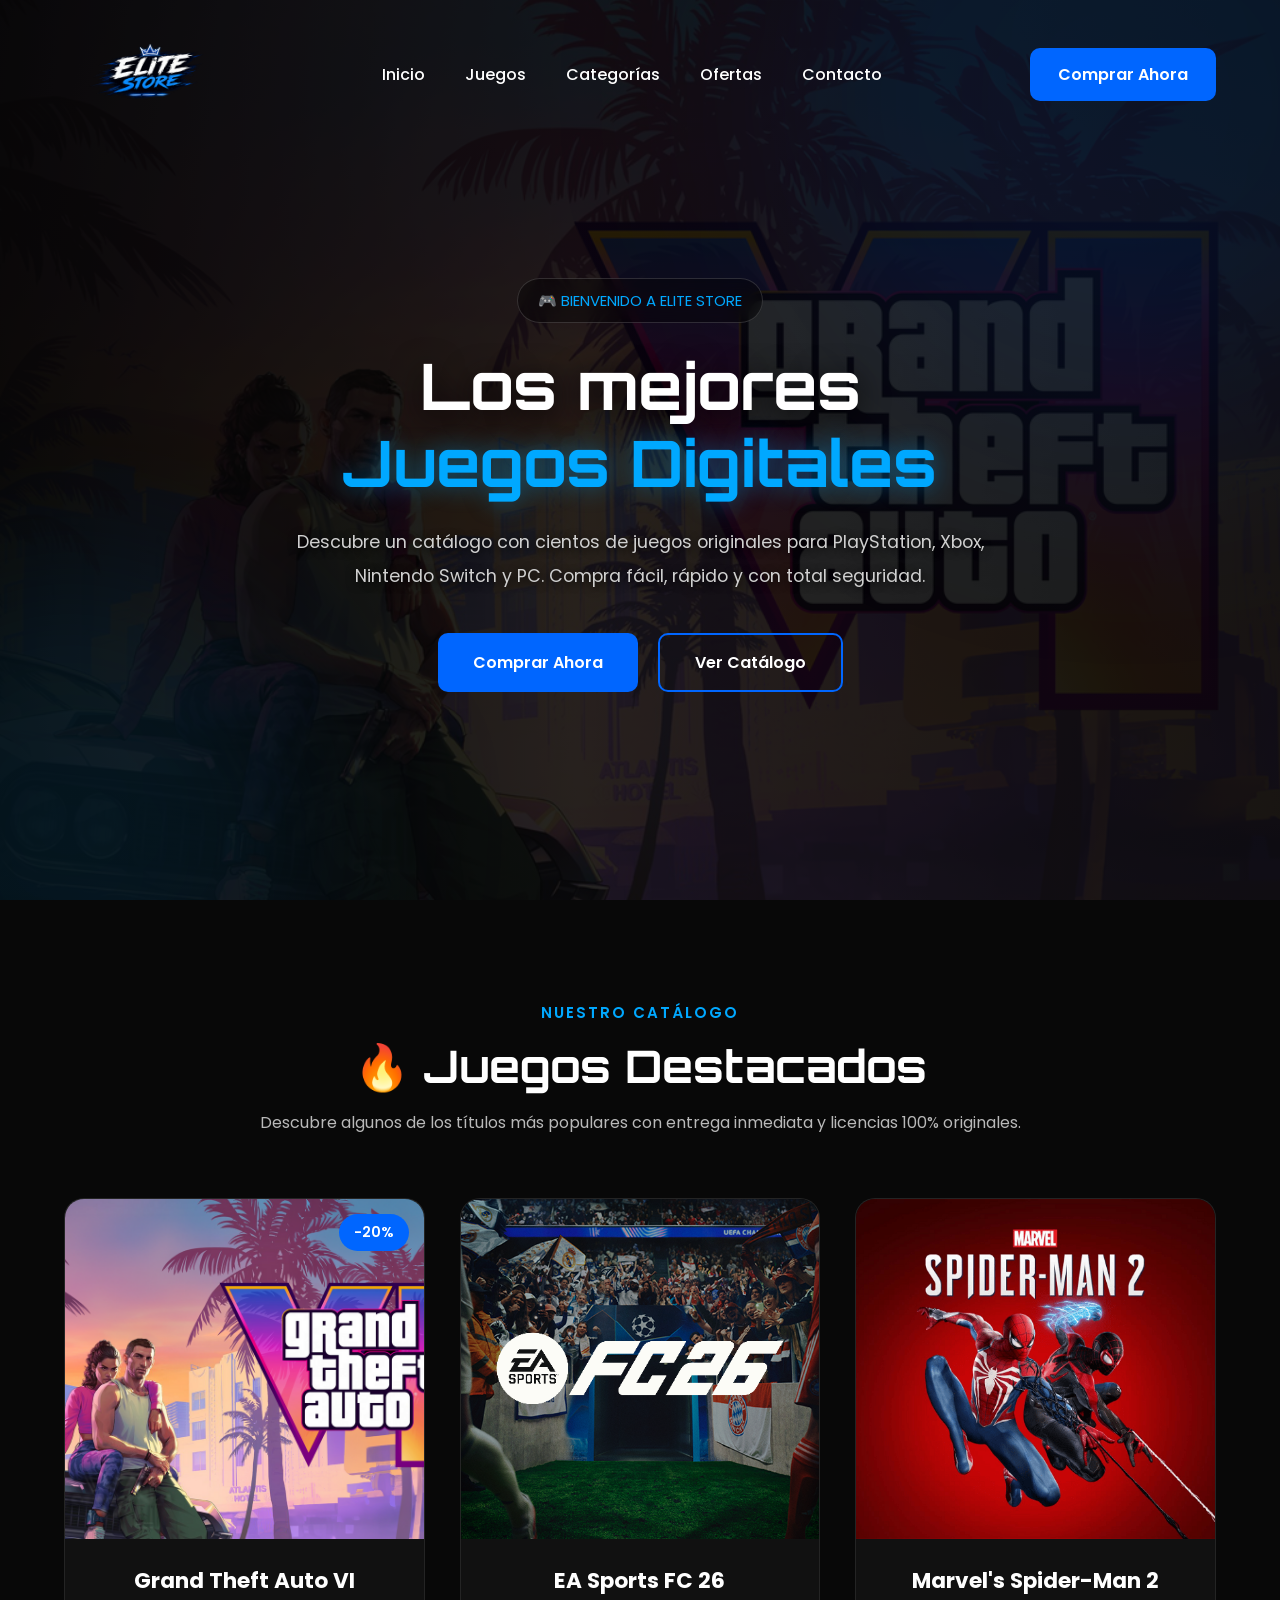
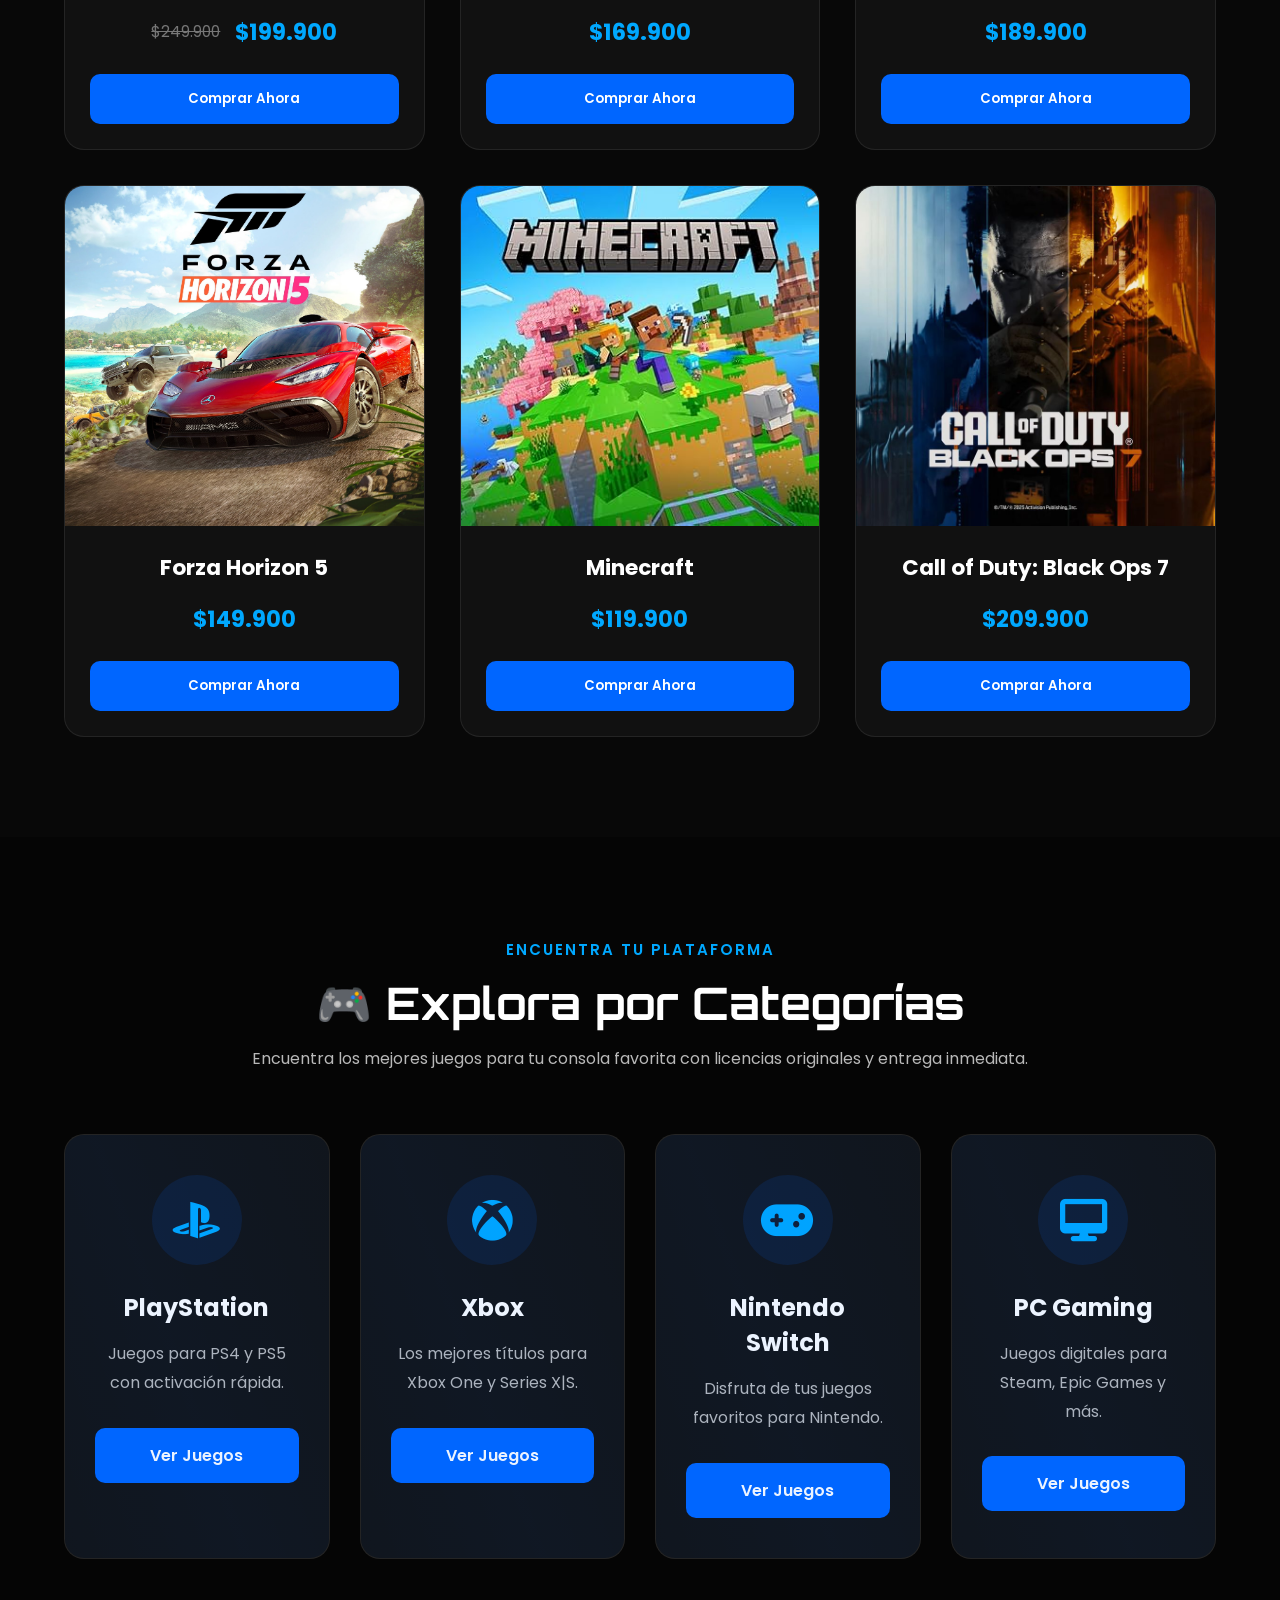
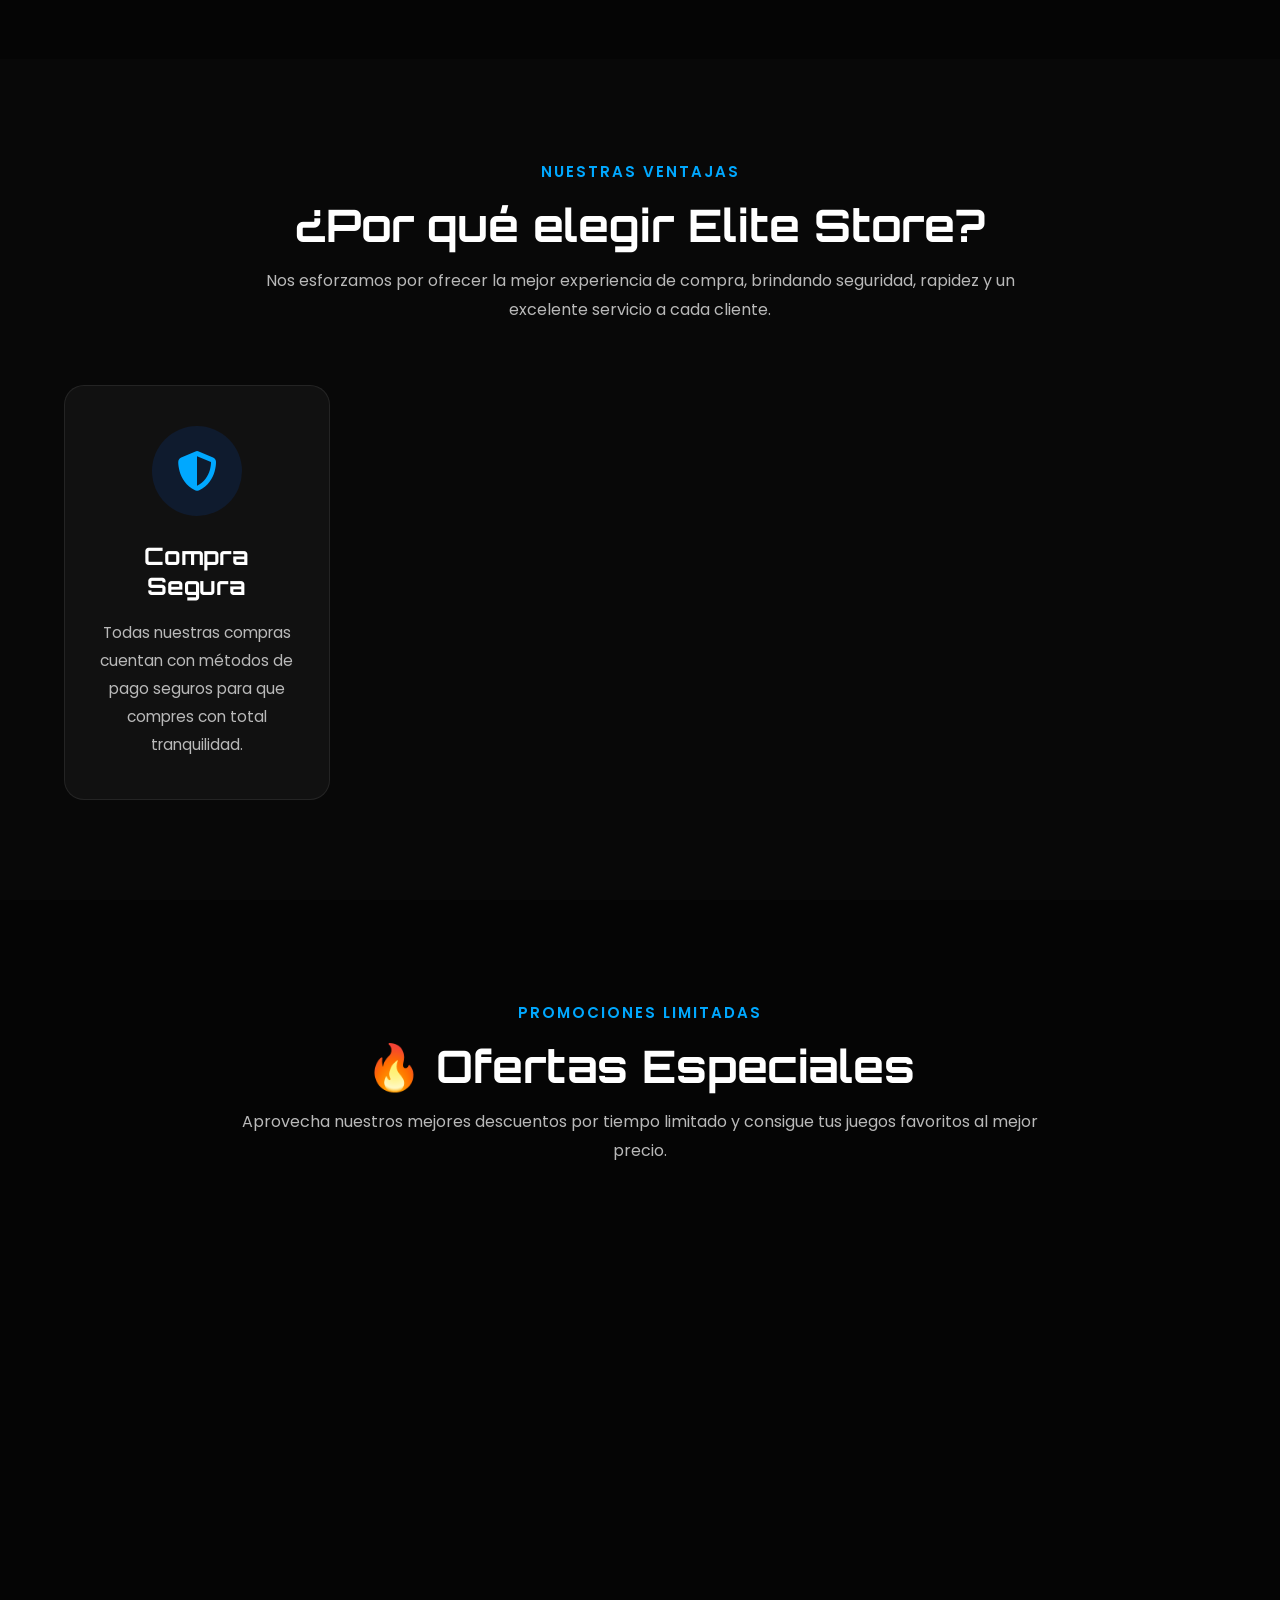
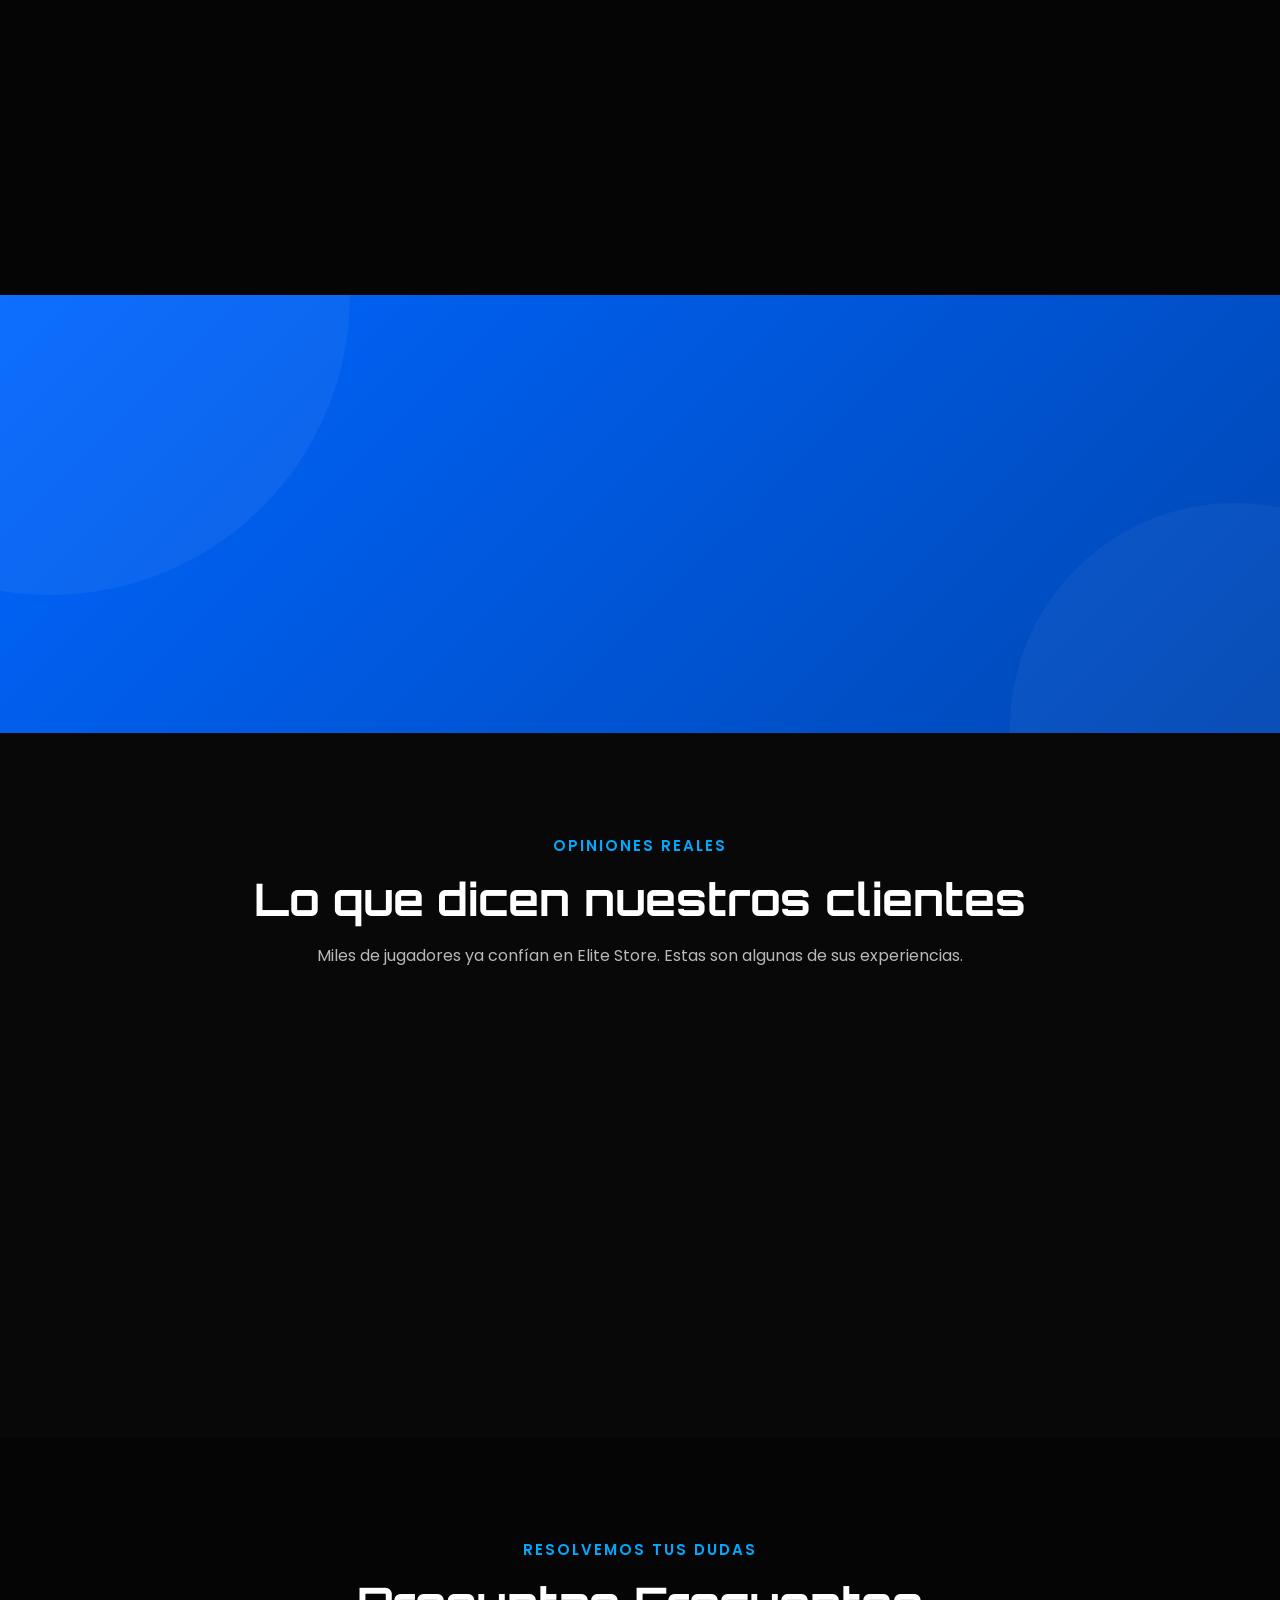
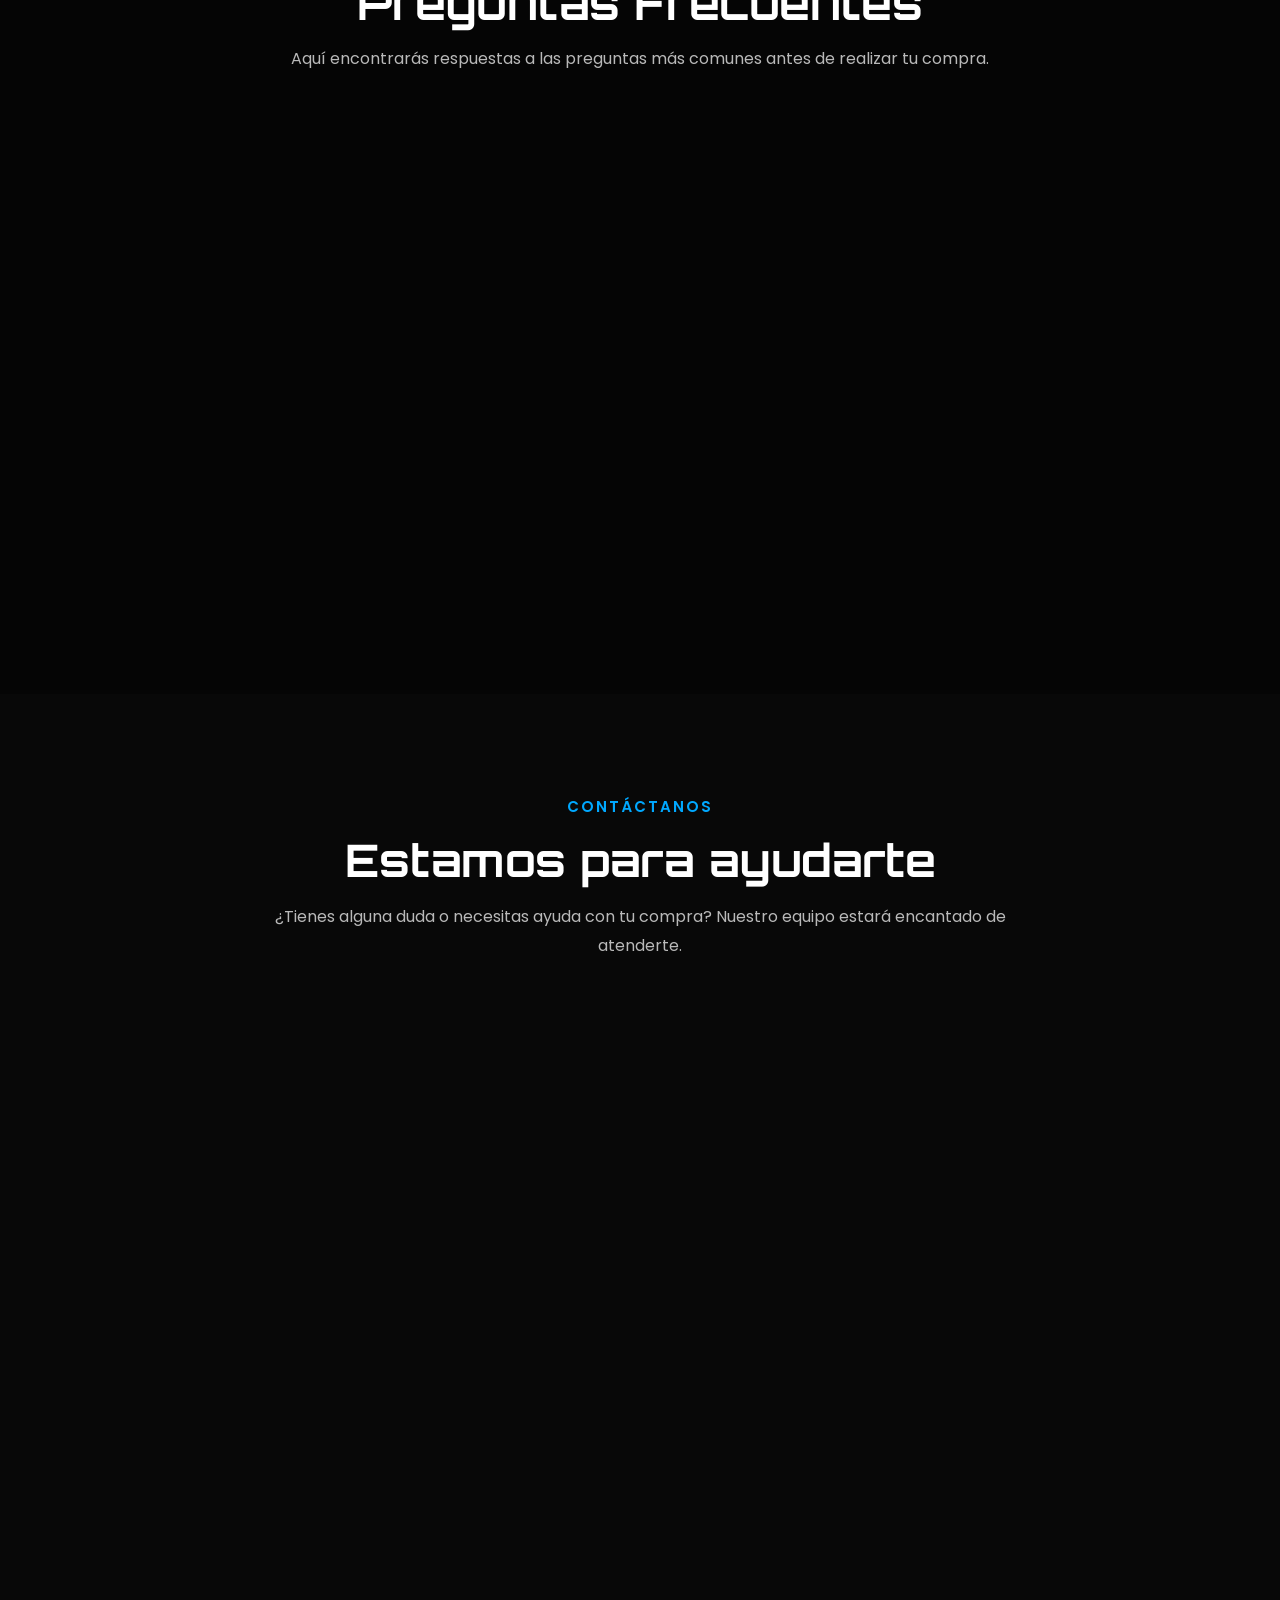
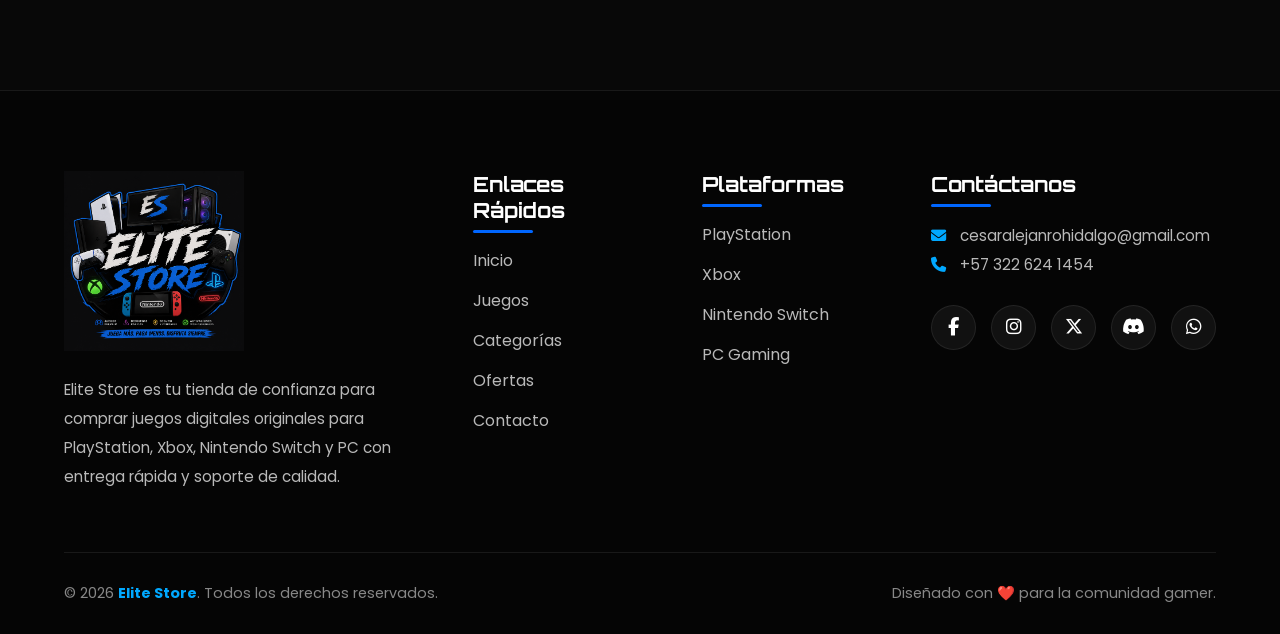
<file: index.html>
<!DOCTYPE html>
<html lang="es">

<head>

    <meta charset="UTF-8">
    <meta name="viewport" content="width=device-width, initial-scale=1.0">

    <title>Elite Store | Juegos Digitales Premium</title>

    <meta name="description"
        content="Compra juegos digitales originales para PlayStation, Xbox, Nintendo y PC al mejor precio.">

    <meta name="keywords"
        content="Elite Store, juegos digitales, PlayStation, Xbox, Nintendo, PC">

    <link rel="icon" href="Elite_Store_Logo(1).png.png" type="image/png">

    <!-- Google Fonts -->
    <link rel="preconnect" href="https://fonts.googleapis.com">
    <link rel="preconnect" href="https://fonts.gstatic.com" crossorigin>

    <link
        href="https://fonts.googleapis.com/css2?family=Orbitron:wght@500;700;800&family=Poppins:wght@300;400;500;600;700&display=swap"
        rel="stylesheet">

    <!-- Font Awesome -->
    <link rel="stylesheet"
        href="https://cdnjs.cloudflare.com/ajax/libs/font-awesome/6.7.2/css/all.min.css">

    <!-- CSS -->
    <link rel="stylesheet" href="style.css">

</head>

<body>

<!--========================================
                LOADER
=========================================-->

<div class="loader">

    <div class="spinner"></div>

</div>


<!--========================================
                HEADER
=========================================-->

<header class="header">

    <div class="container header-container">

        <!-- Logo -->

        <a href="#inicio" class="logo">

            <img src="clasico.jpg.png" alt="Elite Store Logo">

        </a>


        <!-- Navegación -->

        <nav class="navbar">

            <ul class="nav-links">

                <li>
                    <a href="#inicio">Inicio</a>
                </li>

                <li>
                    <a href="juegos.html">Juegos</a>
                </li>

                <li>
                    <a href="#categorias">Categorías</a>
                </li>

                <li>
                    <a href="#ofertas">Ofertas</a>
                </li>

                <li>
                    <a href="#contacto">Contacto</a>
                </li>

            </ul>

        </nav>


        <!-- Comprar Ahora -->

        <a href="#juegos"
            class="btn-header buy-now-btn">

            Comprar Ahora

        </a>


        <!-- Menú Responsive -->

        <div class="menu-btn">

            <i class="fa-solid fa-bars"></i>

        </div>

    </div>

</header>


<!--========================================
                HERO
=========================================-->

<section class="hero" id="inicio">

    <!-- Fondo 1 -->

    <div class="hero-slide active"
        style="background-image: url('gtaVI.jpg.png');">

    </div>


    <!-- Fondo 2 -->

    <div class="hero-slide"
        style="background-image: url('fc26.jpg.png');">

    </div>


    <!-- Fondo 3 -->

    <div class="hero-slide"
        style="background-image: url('pokemon.jpg.png');">

    </div>


    <!-- Fondo 4 -->

    <div class="hero-slide"
        style="background-image: url('BlackMyth.jpg.png');">

    </div>


    <!-- Capa oscura -->

    <div class="hero-overlay"></div>


    <div class="container hero-container">

        <div class="hero-content">

            <span class="hero-subtitle">

                🎮 BIENVENIDO A ELITE STORE

            </span>


            <h1>

                Los mejores

                <span id="changing-text">

                    Juegos Digitales

                </span>

            </h1>


            <p>

                Descubre un catálogo con cientos de juegos originales
                para PlayStation, Xbox, Nintendo Switch y PC.
                Compra fácil, rápido y con total seguridad.

            </p>


            <div class="hero-buttons">

                <a href="#juegos"
                    class="btn-primary buy-now-btn">

                    Comprar Ahora

                </a>


                <a href="juegos.html"
                    class="btn-secondary">

                    Ver Catálogo

                </a>

            </div>

        </div>

    </div>

</section>


<!--========================================
          JUEGOS DESTACADOS
=========================================-->

<section class="featured-games" id="juegos">

    <div class="container">

        <!-- Título -->

        <div class="section-title">

            <span>Nuestro Catálogo</span>

            <h2>🔥 Juegos Destacados</h2>

            <p>

                Descubre algunos de los títulos más populares
                con entrega inmediata y licencias 100% originales.

            </p>

        </div>


        <!-- Tarjetas -->

        <div class="games-grid">


            <!--======================
                    JUEGO 1
            =======================-->

            <article class="game-card">

                <div class="game-image">

                    <img src="gtaVI.jpg.png"
                        alt="GTA VI">

                    <span class="discount">
                        -20%
                    </span>

                </div>


                <div class="game-info">

                    <h3>
                        Grand Theft Auto VI
                    </h3>


                    <div class="price">

                        <span class="old-price">
                            $249.900
                        </span>

                        <span class="new-price">
                            $199.900
                        </span>

                    </div>


                    <button
                        class="game-btn buy-game-btn"
                        data-game="Grand Theft Auto VI"
                        data-platform="PlayStation 5"
                        data-price="$199.900">

                        Comprar Ahora

                    </button>

                </div>

            </article>


            <!--======================
                    JUEGO 2
            =======================-->

            <article class="game-card">

                <div class="game-image">

                    <img src="fc26.jpg.png"
                        alt="FC 26">

                </div>


                <div class="game-info">

                    <h3>
                        EA Sports FC 26
                    </h3>


                    <div class="price">

                        <span class="new-price">
                            $169.900
                        </span>

                    </div>


                    <button
                        class="game-btn buy-game-btn"
                        data-game="EA Sports FC 26"
                        data-platform="PlayStation 5"
                        data-price="$169.900">

                        Comprar Ahora

                    </button>

                </div>

            </article>


            <!--======================
                    JUEGO 3
            =======================-->

            <article class="game-card">

                <div class="game-image">

                    <img src="Spiderman.jpg.png"
                        alt="Spider-Man 2">

                </div>


                <div class="game-info">

                    <h3>
                        Marvel's Spider-Man 2
                    </h3>


                    <div class="price">

                        <span class="new-price">
                            $189.900
                        </span>

                    </div>


                    <button
                        class="game-btn buy-game-btn"
                        data-game="Marvel's Spider-Man 2"
                        data-platform="PlayStation 5"
                        data-price="$189.900">

                        Comprar Ahora

                    </button>

                </div>

            </article>


            <!--======================
                    JUEGO 4
            =======================-->

            <article class="game-card">

                <div class="game-image">

                    <img src="forza.jpg.jpg"
                        alt="Forza Horizon 5">

                </div>


                <div class="game-info">

                    <h3>
                        Forza Horizon 5
                    </h3>


                    <div class="price">

                        <span class="new-price">
                            $149.900
                        </span>

                    </div>


                    <button
                        class="game-btn buy-game-btn"
                        data-game="Forza Horizon 5"
                        data-platform="Xbox"
                        data-price="$149.900">

                        Comprar Ahora

                    </button>

                </div>

            </article>


            <!--======================
                    JUEGO 5
            =======================-->

            <article class="game-card">

                <div class="game-image">

                    <img src="minecraft.jpg.jpg"
                        alt="Minecraft">

                </div>


                <div class="game-info">

                    <h3>
                        Minecraft
                    </h3>


                    <div class="price">

                        <span class="new-price">
                            $119.900
                        </span>

                    </div>


                    <button
                        class="game-btn buy-game-btn"
                        data-game="Minecraft"
                        data-platform="PC"
                        data-price="$119.900">

                        Comprar Ahora

                    </button>

                </div>

            </article>


            <!--======================
                    JUEGO 6
            =======================-->

            <article class="game-card">

                <div class="game-image">

                    <img src="black.jpg.jpg"
                        alt="Call of Duty Black Ops 7">

                </div>


                <div class="game-info">

                    <h3>
                        Call of Duty: Black Ops 7
                    </h3>


                    <div class="price">

                        <span class="new-price">
                            $209.900
                        </span>

                    </div>


                    <button
                        class="game-btn buy-game-btn"
                        data-game="Call of Duty: Black Ops 7"
                        data-platform="Xbox"
                        data-price="$209.900">

                        Comprar Ahora

                    </button>

                </div>

            </article>

        </div>

    </div>

</section>


<!--========================================
              CATEGORÍAS
=========================================-->

<section class="categories" id="categorias">

    <div class="container">

        <div class="section-title">

            <span>
                Encuentra tu Plataforma
            </span>

            <h2>
                🎮 Explora por Categorías
            </h2>

            <p>

                Encuentra los mejores juegos para tu consola favorita
                con licencias originales y entrega inmediata.

            </p>

        </div>


        <div class="categories-grid">


            <!-- PlayStation -->

            <div class="category-card">

                <div class="category-icon">

                    <i class="fa-brands fa-playstation"></i>

                </div>

                <h3>
                    PlayStation
                </h3>

                <p>
                    Juegos para PS4 y PS5
                    con activación rápida.
                </p>

                <a href="juegos.html?categoria=playstation"
                    class="category-btn">

                    Ver Juegos

                </a>

            </div>


            <!-- Xbox -->

            <div class="category-card">

                <div class="category-icon">

                    <i class="fa-brands fa-xbox"></i>

                </div>

                <h3>
                    Xbox
                </h3>

                <p>
                    Los mejores títulos para
                    Xbox One y Series X|S.
                </p>

                <a href="juegos.html?categoria=xbox"
                    class="category-btn">

                    Ver Juegos

                </a>

            </div>


            <!-- Nintendo -->

            <div class="category-card">

                <div class="category-icon">

                    <i class="fa-solid fa-gamepad"></i>

                </div>

                <h3>
                    Nintendo Switch
                </h3>

                <p>
                    Disfruta de tus juegos
                    favoritos para Nintendo.
                </p>

                <a href="juegos.html?categoria=nintendo"
                    class="category-btn">

                    Ver Juegos

                </a>

            </div>


            <!-- PC -->

            <div class="category-card">

                <div class="category-icon">

                    <i class="fa-solid fa-desktop"></i>

                </div>

                <h3>
                    PC Gaming
                </h3>

                <p>
                    Juegos digitales para
                    Steam, Epic Games y más.
                </p>

                <a href="juegos.html?categoria=pc"
                    class="category-btn">

                    Ver Juegos

                </a>

            </div>

        </div>

    </div>

</section>


<!--========================================
        ¿POR QUÉ ELEGIR ELITE STORE?
=========================================-->

<section class="why-us">

    <div class="container">

        <div class="section-title">

            <span>
                Nuestras Ventajas
            </span>

            <h2>
                ¿Por qué elegir Elite Store?
            </h2>

            <p>

                Nos esforzamos por ofrecer la mejor experiencia
                de compra, brindando seguridad, rapidez y un excelente
                servicio a cada cliente.

            </p>

        </div>


        <div class="why-grid">


            <div class="why-card">

                <div class="why-icon">

                    <i class="fa-solid fa-shield-halved"></i>

                </div>

                <h3>
                    Compra Segura
                </h3>

                <p>

                    Todas nuestras compras cuentan con métodos
                    de pago seguros para que compres con total tranquilidad.

                </p>

            </div>


            <div class="why-card">

                <div class="why-icon">

                    <i class="fa-solid fa-bolt"></i>

                </div>

                <h3>
                    Entrega Inmediata
                </h3>

                <p>

                    Recibe tu juego digital rápidamente para empezar
                    a disfrutar sin largas esperas.

                </p>

            </div>


            <div class="why-card">

                <div class="why-icon">

                    <i class="fa-solid fa-gamepad"></i>

                </div>

                <h3>
                    Juegos Originales
                </h3>

                <p>

                    Trabajamos con licencias originales para ofrecer
                    calidad, confianza y la mejor experiencia.

                </p>

            </div>


            <div class="why-card">

                <div class="why-icon">

                    <i class="fa-solid fa-headset"></i>

                </div>

                <h3>
                    Soporte Personalizado
                </h3>

                <p>

                    Nuestro equipo está disponible para ayudarte
                    antes, durante y después de tu compra.

                </p>

            </div>

        </div>

    </div>

</section>


<!--========================================
            OFERTAS ESPECIALES
=========================================-->

<section class="offers" id="ofertas">

    <div class="container">

        <div class="section-title">

            <span>
                Promociones Limitadas
            </span>

            <h2>
                🔥 Ofertas Especiales
            </h2>

            <p>

                Aprovecha nuestros mejores descuentos por tiempo limitado
                y consigue tus juegos favoritos al mejor precio.

            </p>

        </div>


        <div class="offers-grid">


            <!-- Oferta 1 -->

            <article class="offer-card">

                <span class="offer-badge">
                    -20%
                </span>

                <img src="gtaVI.jpg.png"
                    alt="Grand Theft Auto VI">

                <div class="offer-info">

                    <h3>
                        Grand Theft Auto VI
                    </h3>

                    <p class="offer-platform">
                        PlayStation 5
                    </p>

                    <div class="offer-price">

                        <span class="old-price">
                            $249.900
                        </span>

                        <span class="new-price">
                            $199.900
                        </span>

                    </div>


                    <button
                        class="offer-btn buy-game-btn"
                        data-game="Grand Theft Auto VI"
                        data-platform="PlayStation 5"
                        data-price="$199.900">

                        Comprar Ahora

                    </button>

                </div>

            </article>


            <!-- Oferta 2 -->

            <article class="offer-card">

                <span class="offer-badge">
                    -25%
                </span>

                <img src="fc26.jpg.png"
                    alt="EA Sports FC 26">

                <div class="offer-info">

                    <h3>
                        EA Sports FC 26
                    </h3>

                    <p class="offer-platform">
                        PlayStation 5
                    </p>

                    <div class="offer-price">

                        <span class="old-price">
                            $199.900
                        </span>

                        <span class="new-price">
                            $169.900
                        </span>

                    </div>


                    <button
                        class="offer-btn buy-game-btn"
                        data-game="EA Sports FC 26"
                        data-platform="PlayStation 5"
                        data-price="$169.900">

                        Comprar Ahora

                    </button>

                </div>

            </article>


            <!-- Oferta 3 -->

            <article class="offer-card">

                <span class="offer-badge">
                    -20%
                </span>

                <img src="Spiderman.jpg.png"
                    alt="Spider-Man 2">

                <div class="offer-info">

                    <h3>
                        Marvel's Spider-Man 2
                    </h3>

                    <p class="offer-platform">
                        PlayStation 5
                    </p>

                    <div class="offer-price">

                        <span class="old-price">
                            $229.900
                        </span>

                        <span class="new-price">
                            $189.900
                        </span>

                    </div>


                    <button
                        class="offer-btn buy-game-btn"
                        data-game="Marvel's Spider-Man 2"
                        data-platform="PlayStation 5"
                        data-price="$189.900">

                        Comprar Ahora

                    </button>

                </div>

            </article>

        </div>

    </div>

</section>


<!--========================================
                CONTADOR
=========================================-->

<section class="counter">

    <div class="container">

        <div class="counter-grid">


            <div class="counter-card">

                <i class="fa-solid fa-users"></i>

                <h2 class="number"
                    data-target="10000">
                    0
                </h2>

                <p>
                    Clientes Felices
                </p>

            </div>


            <div class="counter-card">

                <i class="fa-solid fa-gamepad"></i>

                <h2 class="number"
                    data-target="500">
                    0
                </h2>

                <p>
                    Juegos Disponibles
                </p>

            </div>


            <div class="counter-card">

                <i class="fa-solid fa-cart-shopping"></i>

                <h2 class="number"
                    data-target="25000">
                    0
                </h2>

                <p>
                    Ventas Realizadas
                </p>

            </div>


            <div class="counter-card">

                <i class="fa-solid fa-headset"></i>

                <h2>
                    24/7
                </h2>

                <p>
                    Soporte Disponible
                </p>

            </div>

        </div>

    </div>

</section>


<!--========================================
            RESEÑAS DE CLIENTES
=========================================-->

<section class="reviews" id="reseñas">

    <div class="container">

        <div class="section-title">

            <span>
                Opiniones Reales
            </span>

            <h2>
                Lo que dicen nuestros clientes
            </h2>

            <p>

                Miles de jugadores ya confían en Elite Store.
                Estas son algunas de sus experiencias.

            </p>

        </div>


        <div class="reviews-grid">


            <!-- Reseña 1 -->

            <div class="review-card">

                <div class="stars">

                    <i class="fa-solid fa-star"></i>
                    <i class="fa-solid fa-star"></i>
                    <i class="fa-solid fa-star"></i>
                    <i class="fa-solid fa-star"></i>
                    <i class="fa-solid fa-star"></i>

                </div>

                <p class="review-text">

                    "Excelente servicio. Compré mi juego y en pocos minutos
                    ya lo estaba disfrutando. Muy recomendado."

                </p>

                <div class="review-user">

                    <img src="hombre.jpg.jpg"
                        alt="Cliente">

                    <div>

                        <h4>
                            Carlos Ramírez
                        </h4>

                        <span>
                            Cliente Verificado
                        </span>

                    </div>

                </div>

            </div>


            <!-- Reseña 2 -->

            <div class="review-card">

                <div class="stars">

                    <i class="fa-solid fa-star"></i>
                    <i class="fa-solid fa-star"></i>
                    <i class="fa-solid fa-star"></i>
                    <i class="fa-solid fa-star"></i>
                    <i class="fa-solid fa-star"></i>

                </div>

                <p class="review-text">

                    "Los mejores precios que encontré. La activación fue rápida
                    y el soporte respondió enseguida."

                </p>

                <div class="review-user">

                    <img src="mujer.jpg.jpg"
                        alt="Cliente">

                    <div>

                        <h4>
                            Laura Gómez
                        </h4>

                        <span>
                            Cliente Verificado
                        </span>

                    </div>

                </div>

            </div>


            <!-- Reseña 3 -->

            <div class="review-card">

                <div class="stars">

                    <i class="fa-solid fa-star"></i>
                    <i class="fa-solid fa-star"></i>
                    <i class="fa-solid fa-star"></i>
                    <i class="fa-solid fa-star"></i>
                    <i class="fa-solid fa-star"></i>

                </div>

                <p class="review-text">

                    "Compré para Xbox y todo fue perfecto.
                    Definitivamente volveré a comprar en Elite Store."

                </p>

                <div class="review-user">

                    <img src="gente.jpg.jpg"
                        alt="Cliente">

                    <div>

                        <h4>
                            Andrés Martínez
                        </h4>

                        <span>
                            Cliente Verificado
                        </span>

                    </div>

                </div>

            </div>

        </div>

    </div>

</section>


<!--========================================
        PREGUNTAS FRECUENTES
=========================================-->

<section class="faq" id="faq">

    <div class="container">

        <div class="section-title">

            <span>
                Resolvemos tus dudas
            </span>

            <h2>
                Preguntas Frecuentes
            </h2>

            <p>

                Aquí encontrarás respuestas a las preguntas más comunes
                antes de realizar tu compra.

            </p>

        </div>


        <div class="faq-container">


            <div class="faq-item">

                <button class="faq-question">

                    ¿Los juegos son 100% originales?

                    <i class="fa-solid fa-plus"></i>

                </button>

                <div class="faq-answer">

                    <p>

                        Sí. Todos nuestros juegos y activaciones
                        son completamente originales y seguros.

                    </p>

                </div>

            </div>


            <div class="faq-item">

                <button class="faq-question">

                    ¿Cuánto tarda la entrega?

                    <i class="fa-solid fa-plus"></i>

                </button>

                <div class="faq-answer">

                    <p>

                        La mayoría de las entregas se realizan en pocos minutos.
                        En algunos casos puede tardar un poco más dependiendo
                        del método de activación.

                    </p>

                </div>

            </div>


            <div class="faq-item">

                <button class="faq-question">

                    ¿Qué métodos de pago aceptan?

                    <i class="fa-solid fa-plus"></i>

                </button>

                <div class="faq-answer">

                    <p>

                        Aceptamos diferentes métodos de pago seguros para
                        brindarte una compra rápida y confiable.

                    </p>

                </div>

            </div>


            <div class="faq-item">

                <button class="faq-question">

                    ¿Puedo solicitar ayuda después de comprar?

                    <i class="fa-solid fa-plus"></i>

                </button>

                <div class="faq-answer">

                    <p>

                        Claro. Nuestro equipo de soporte estará disponible
                        para ayudarte antes, durante y después de tu compra.

                    </p>

                </div>

            </div>


            <div class="faq-item">

                <button class="faq-question">

                    ¿Qué plataformas manejan?

                    <i class="fa-solid fa-plus"></i>

                </button>

                <div class="faq-answer">

                    <p>

                        Trabajamos con PlayStation, Xbox, Nintendo Switch y PC,
                        ofreciendo una gran variedad de juegos digitales.

                    </p>

                </div>

            </div>

        </div>

    </div>

</section>


<!--========================================
                CONTACTO
=========================================-->

<section class="contact" id="contacto">

    <div class="container">

        <div class="section-title">

            <span>
                Contáctanos
            </span>

            <h2>
                Estamos para ayudarte
            </h2>

            <p>

                ¿Tienes alguna duda o necesitas ayuda con tu compra?
                Nuestro equipo estará encantado de atenderte.

            </p>

        </div>


        <div class="contact-container">


            <!-- Información -->

            <div class="contact-info">

                <h3>
                    Información de Contacto
                </h3>

                <p>

                    Puedes comunicarte con nosotros por cualquiera
                    de los siguientes medios.

                </p>


                <div class="info-item">

                    <i class="fa-solid fa-envelope"></i>

                    <span>
                        contacto@elitestore.com
                    </span>

                </div>


                <div class="info-item">

                    <i class="fa-solid fa-phone"></i>

                    <span>
                        +57 300 000 0000
                    </span>

                </div>


                <div class="info-item">

                    <i class="fa-brands fa-whatsapp"></i>

                    <span>
                        WhatsApp Disponible
                    </span>

                </div>


                <div class="info-item">

                    <i class="fa-solid fa-clock"></i>

                    <span>
                        Atención 24/7
                    </span>

                </div>


                <!-- Redes -->

                <div class="social-links">

                    <a href="#"
                        aria-label="Facebook">

                        <i class="fa-brands fa-facebook-f"></i>

                    </a>

                    <a href="#"
                        aria-label="Instagram">

                        <i class="fa-brands fa-instagram"></i>

                    </a>

                    <a href="#"
                        aria-label="X">

                        <i class="fa-brands fa-x-twitter"></i>

                    </a>

                    <a href="#"
                        aria-label="Discord">

                        <i class="fa-brands fa-discord"></i>

                    </a>

                </div>

            </div>


            <!-- Formulario -->

            <div class="contact-form">

                <form
                    id="contactForm"
                    action="https://formsubmit.co/ajax/contacto@elitestore.com"
                    method="POST">

                    <input
                        type="hidden"
                        name="_subject"
                        value="Nueva consulta - Elite Store">

                    <input
                        type="hidden"
                        name="_captcha"
                        value="false">

                    <input
                        type="hidden"
                        name="_template"
                        value="table">


                    <input
                        type="text"
                        id="contactName"
                        name="Nombre"
                        placeholder="Nombre Completo"
                        required>


                    <input
                        type="email"
                        id="contactEmail"
                        name="Correo"
                        placeholder="Correo Electrónico"
                        required>


                    <input
                        type="text"
                        id="contactSubject"
                        name="Asunto"
                        placeholder="Asunto"
                        required>


                    <textarea
                        id="contactMessage"
                        name="Mensaje"
                        rows="6"
                        placeholder="Escribe tu mensaje..."
                        required></textarea>


                    <button type="submit">

                        <i class="fa-solid fa-paper-plane"></i>

                        Enviar Mensaje

                    </button>

                </form>

            </div>

        </div>

    </div>

</section>


<!--========================================
        MODAL DE COMPRA DE PRUEBA
=========================================-->

<div class="purchase-modal"
    id="purchaseModal"
    aria-hidden="true">

    <div class="purchase-overlay"
        id="purchaseOverlay">
    </div>


    <div class="purchase-box">

        <!-- Cerrar -->

        <button
            type="button"
            class="close-purchase"
            id="closePurchase"
            aria-label="Cerrar">

            <i class="fa-solid fa-xmark"></i>

        </button>


        <!-- Encabezado -->

        <div class="purchase-header">

            <span class="purchase-icon">

                <i class="fa-solid fa-gamepad"></i>

            </span>

            <span>
                SOLICITUD DE COMPRA
            </span>

            <h2>
                Comprar Juego
            </h2>

            <p>
                Completa tus datos para realizar
                una compra de prueba.
            </p>

        </div>


        <!-- Formulario -->

        <form
            id="purchaseForm"
            action="https://formsubmit.co/ajax/contacto@elitestore.com"
            method="POST">

            <input
                type="hidden"
                name="_subject"
                value="Nueva compra de prueba - Elite Store">

            <input
                type="hidden"
                name="_captcha"
                value="false">

            <input
                type="hidden"
                name="_template"
                value="table">


            <!-- Juego -->

            <div class="form-group">

                <label for="purchaseGame">
                    Juego
                </label>

                <select
                    id="purchaseGame"
                    name="Juego"
                    required>

                    <option value="">
                        Selecciona un juego
                    </option>

                    <option value="Grand Theft Auto VI">
                        Grand Theft Auto VI
                    </option>

                    <option value="EA Sports FC 26">
                        EA Sports FC 26
                    </option>

                    <option value="Marvel's Spider-Man 2">
                        Marvel's Spider-Man 2
                    </option>

                    <option value="Forza Horizon 5">
                        Forza Horizon 5
                    </option>

                    <option value="Minecraft">
                        Minecraft
                    </option>

                    <option value="Call of Duty: Black Ops 7">
                        Call of Duty: Black Ops 7
                    </option>

                </select>

            </div>


            <!-- Plataforma -->

            <div class="form-group">

                <label for="purchasePlatform">
                    Plataforma
                </label>

                <select
                    id="purchasePlatform"
                    name="Plataforma"
                    required>

                    <option value="">
                        Selecciona una plataforma
                    </option>

                    <option value="PlayStation 5">
                        PlayStation 5
                    </option>

                    <option value="Xbox">
                        Xbox
                    </option>

                    <option value="Nintendo Switch">
                        Nintendo Switch
                    </option>

                    <option value="PC">
                        PC
                    </option>

                </select>

            </div>


            <!-- Nombre -->

            <div class="form-group">

                <label for="purchaseName">
                    Nombre completo
                </label>

                <input
                    type="text"
                    id="purchaseName"
                    name="Nombre"
                    placeholder="Escribe tu nombre completo"
                    required>

            </div>


            <!-- Correo -->

            <div class="form-group">

                <label for="purchaseEmail">
                    Correo electrónico
                </label>

                <input
                    type="email"
                    id="purchaseEmail"
                    name="Correo"
                    placeholder="ejemplo@correo.com"
                    required>

            </div>


            <!-- Teléfono -->

            <div class="form-group">

                <label for="purchasePhone">
                    Teléfono
                </label>

                <input
                    type="tel"
                    id="purchasePhone"
                    name="Telefono"
                    placeholder="+57 300 000 0000"
                    required>

            </div>


            <!-- Precio -->

            <div class="purchase-summary">

                <span>
                    Precio de referencia
                </span>

                <strong id="purchasePrice">
                    Selecciona un juego
                </strong>

            </div>


            <!-- Aviso -->

            <div class="demo-notice">

                <i class="fa-solid fa-circle-info"></i>

                <p>
                    Esta es una <strong>compra de prueba</strong>.
                    No se realizará ningún cobro real.
                </p>

            </div>


            <!-- Botón -->

            <button
                type="submit"
                class="purchase-submit">

                <i class="fa-solid fa-check"></i>

                Confirmar Compra de Prueba

            </button>

        </form>

    </div>

</div>


<!--========================================
                FOOTER
=========================================-->

<footer class="footer">

    <div class="container">

        <div class="footer-content">


            <!-- Logo -->

            <div class="footer-column">

                <img
                    src="Elite_Store_Logo(1).png.png"
                    alt="Elite Store Logo"
                    class="footer-logo">

                <p>

                    Elite Store es tu tienda de confianza para comprar
                    juegos digitales originales para PlayStation, Xbox,
                    Nintendo Switch y PC con entrega rápida y soporte de calidad.

                </p>

            </div>


            <!-- Enlaces -->

            <div class="footer-column">

                <h3>
                    Enlaces Rápidos
                </h3>

                <ul>

                    <li>
                        <a href="#inicio">
                            Inicio
                        </a>
                    </li>

                    <li>
                        <a href="juegos.html">
                            Juegos
                        </a>
                    </li>

                    <li>
                        <a href="#categorias">
                            Categorías
                        </a>
                    </li>

                    <li>
                        <a href="#ofertas">
                            Ofertas
                        </a>
                    </li>

                    <li>
                        <a href="#contacto">
                            Contacto
                        </a>
                    </li>

                </ul>

            </div>


            <!-- Plataformas -->

            <div class="footer-column">

                <h3>
                    Plataformas
                </h3>

                <ul>

                    <li>
                        <a href="juegos.html?categoria=playstation">
                            PlayStation
                        </a>
                    </li>

                    <li>
                        <a href="juegos.html?categoria=xbox">
                            Xbox
                        </a>
                    </li>

                    <li>
                        <a href="juegos.html?categoria=nintendo">
                            Nintendo Switch
                        </a>
                    </li>

                    <li>
                        <a href="juegos.html?categoria=pc">
                            PC Gaming
                        </a>
                    </li>

                </ul>

            </div>


            <!-- Contacto -->

            <div class="footer-column">

                <h3>
                    Contáctanos
                </h3>

                <p>

                    <i class="fa-solid fa-envelope"></i>

                    cesaralejanrohidalgo@gmail.com

                </p>

                <p>

                    <i class="fa-solid fa-phone"></i>

                    +57 322 624 1454

                </p>


                <div class="footer-social">

                    <a href="#">
                        <i class="fa-brands fa-facebook-f"></i>
                    </a>

                    <a href="#">
                        <i class="fa-brands fa-instagram"></i>
                    </a>

                    <a href="#">
                        <i class="fa-brands fa-x-twitter"></i>
                    </a>

                    <a href="#">
                        <i class="fa-brands fa-discord"></i>
                    </a>

                    <a href="#">
                        <i class="fa-brands fa-whatsapp"></i>
                    </a>

                </div>

            </div>

        </div>


        <hr>


        <!-- Derechos -->

        <div class="footer-bottom">

            <p>

                © 2026
                <strong>Elite Store</strong>.
                Todos los derechos reservados.

            </p>

            <p>

                Diseñado con ❤️ para la comunidad gamer.

            </p>

        </div>

    </div>

</footer>


<!--========================================
          BOTÓN VOLVER ARRIBA
=========================================-->

<a
    href="#inicio"
    class="scroll-top"
    aria-label="Volver arriba">

    <i class="fa-solid fa-arrow-up"></i>

</a>


<!--========================================
            NOTIFICACIÓN
=========================================-->

<div class="toast"
    id="toast">

    <i class="fa-solid fa-circle-check"></i>

    <div class="toast-content">

        <h4>
            ¡Listo!
        </h4>

        <p id="toast-message">
            Operación realizada correctamente.
        </p>

    </div>

</div>


<!--========================================
          JAVASCRIPT
=========================================-->

<script src="script.js"></script>

</body>

</html>
</file>
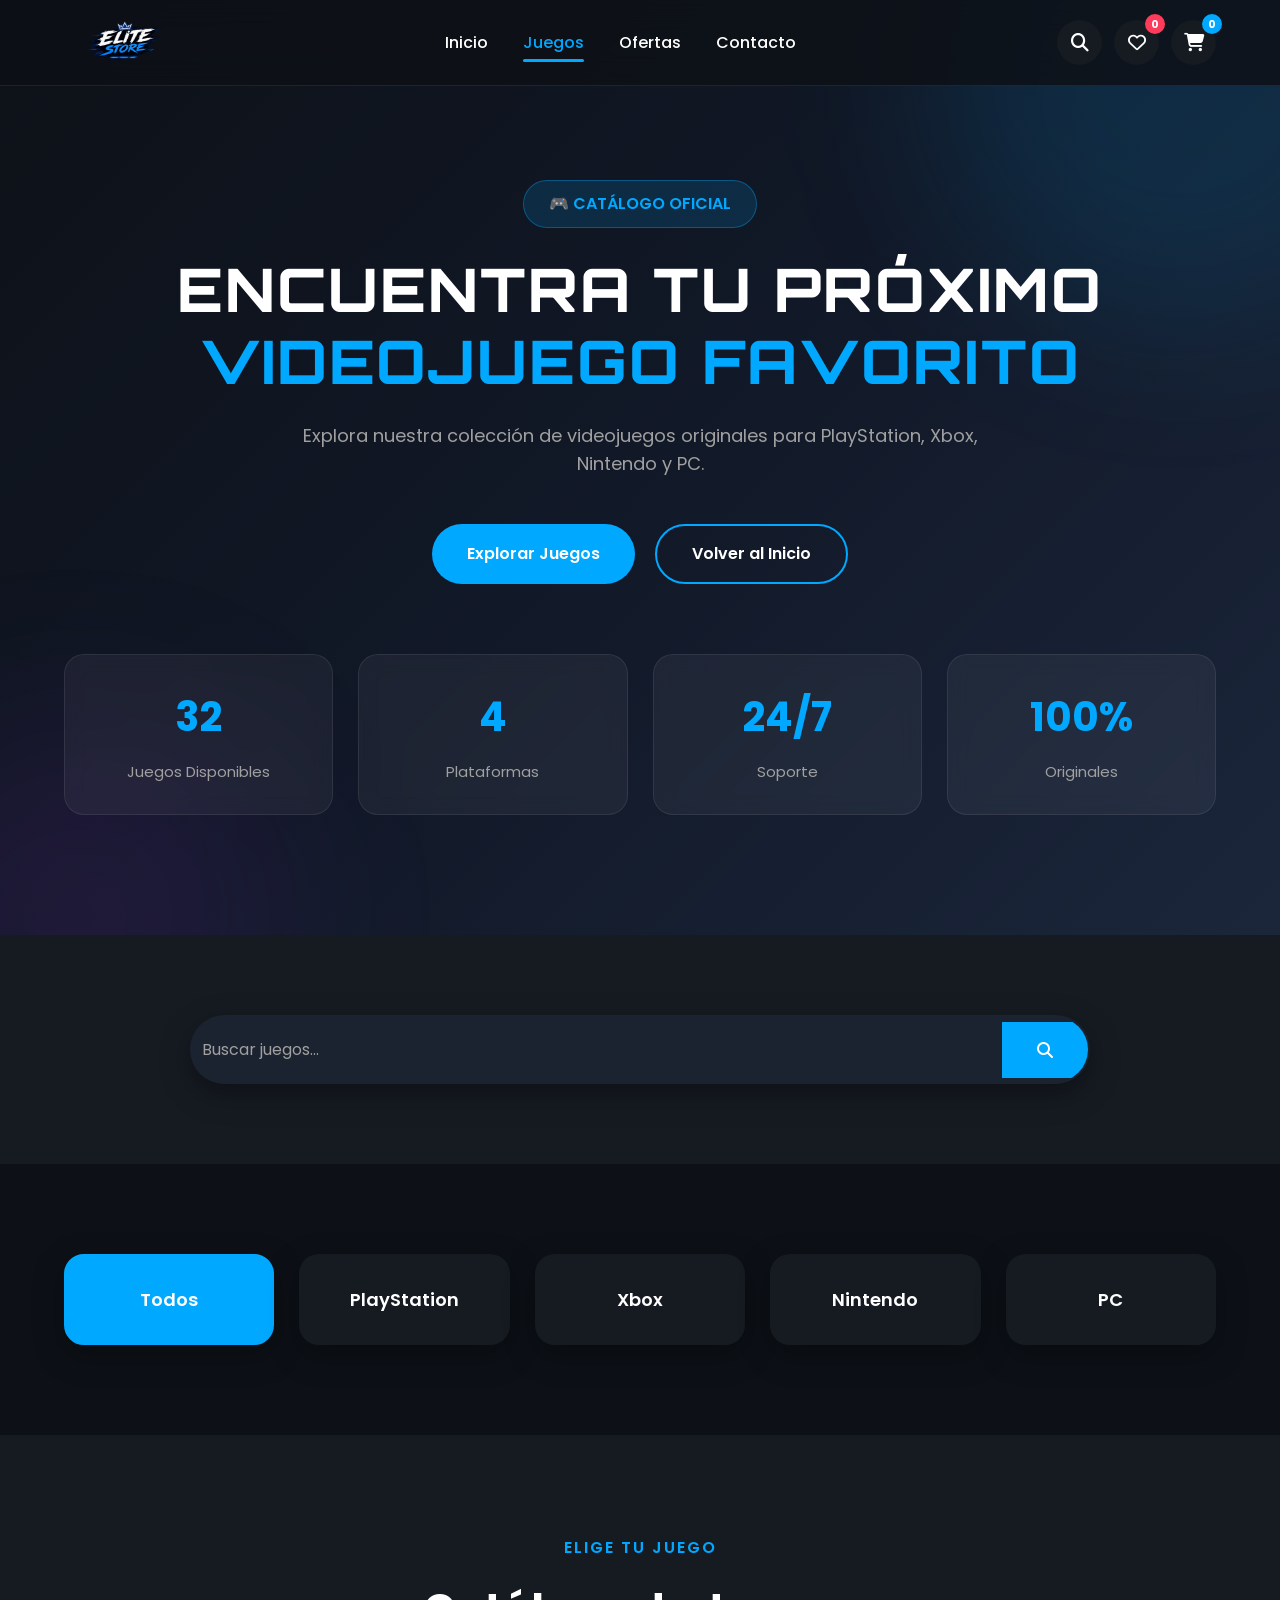
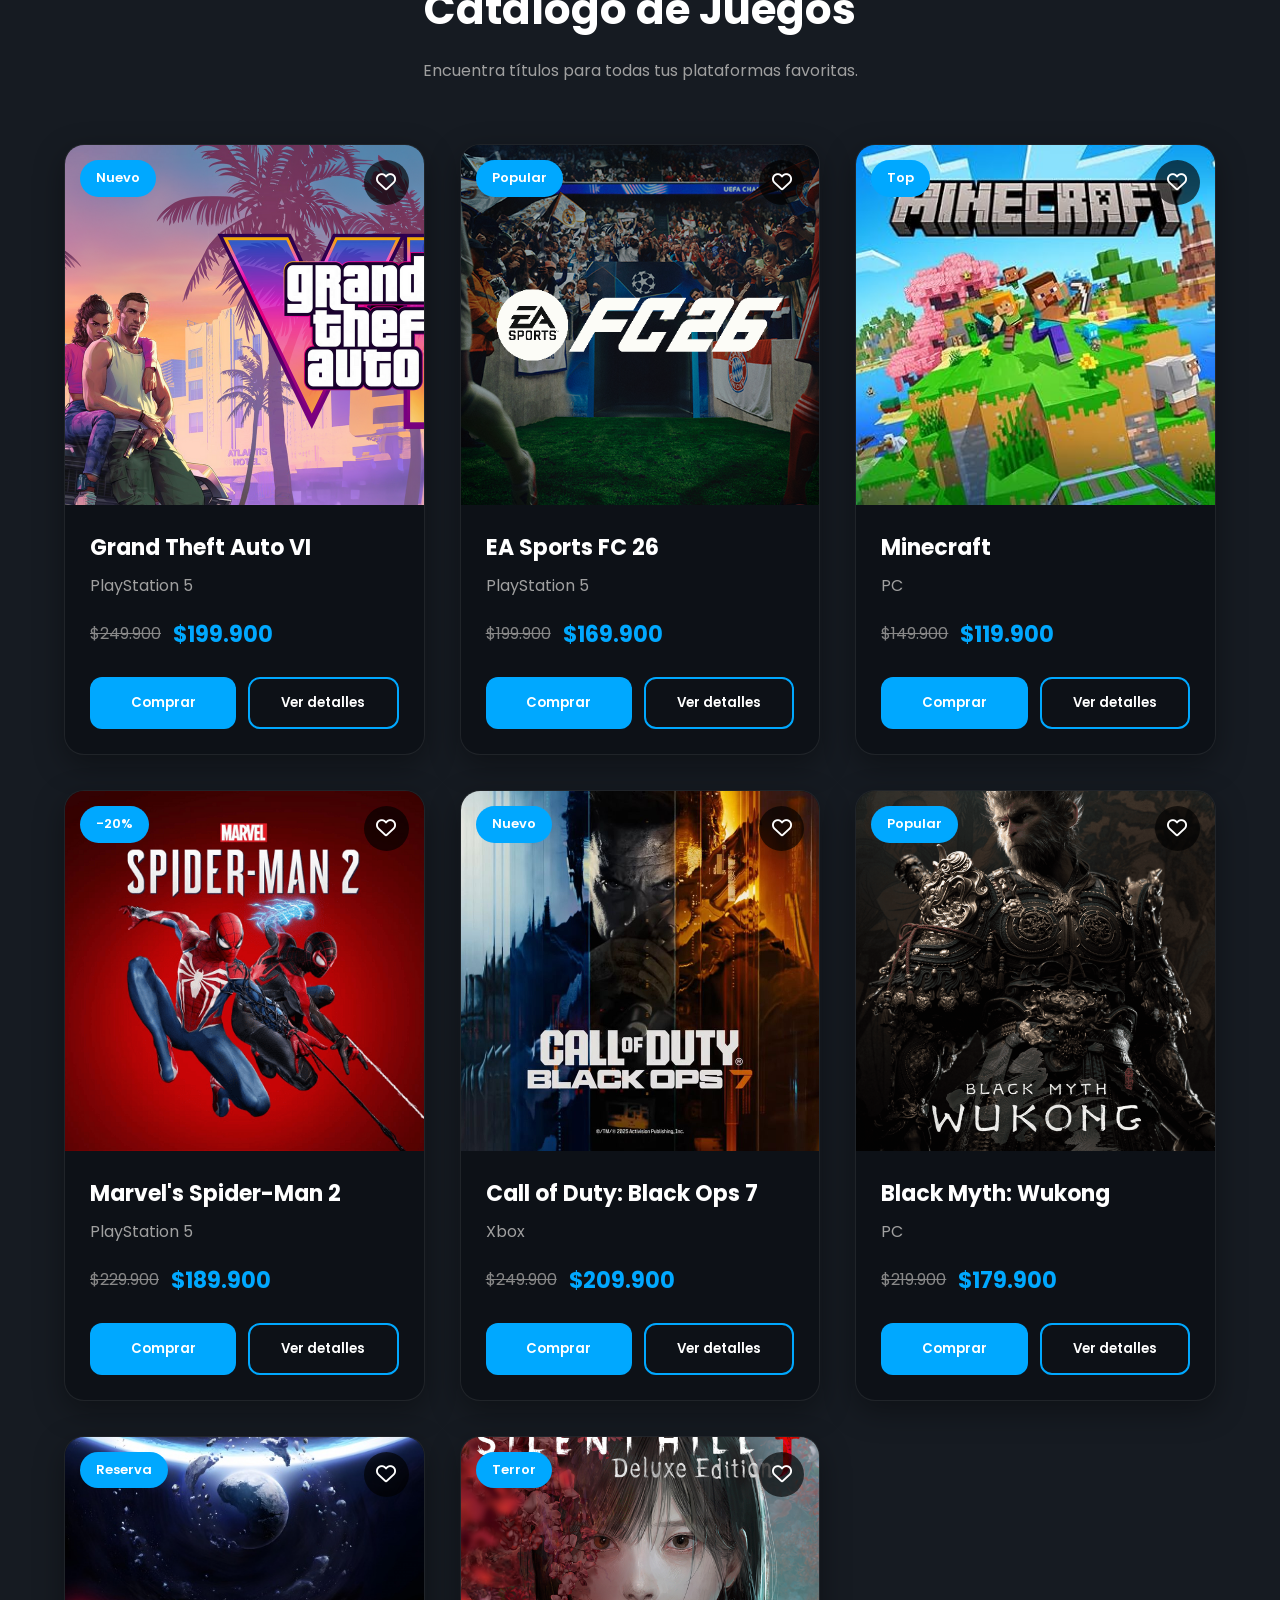
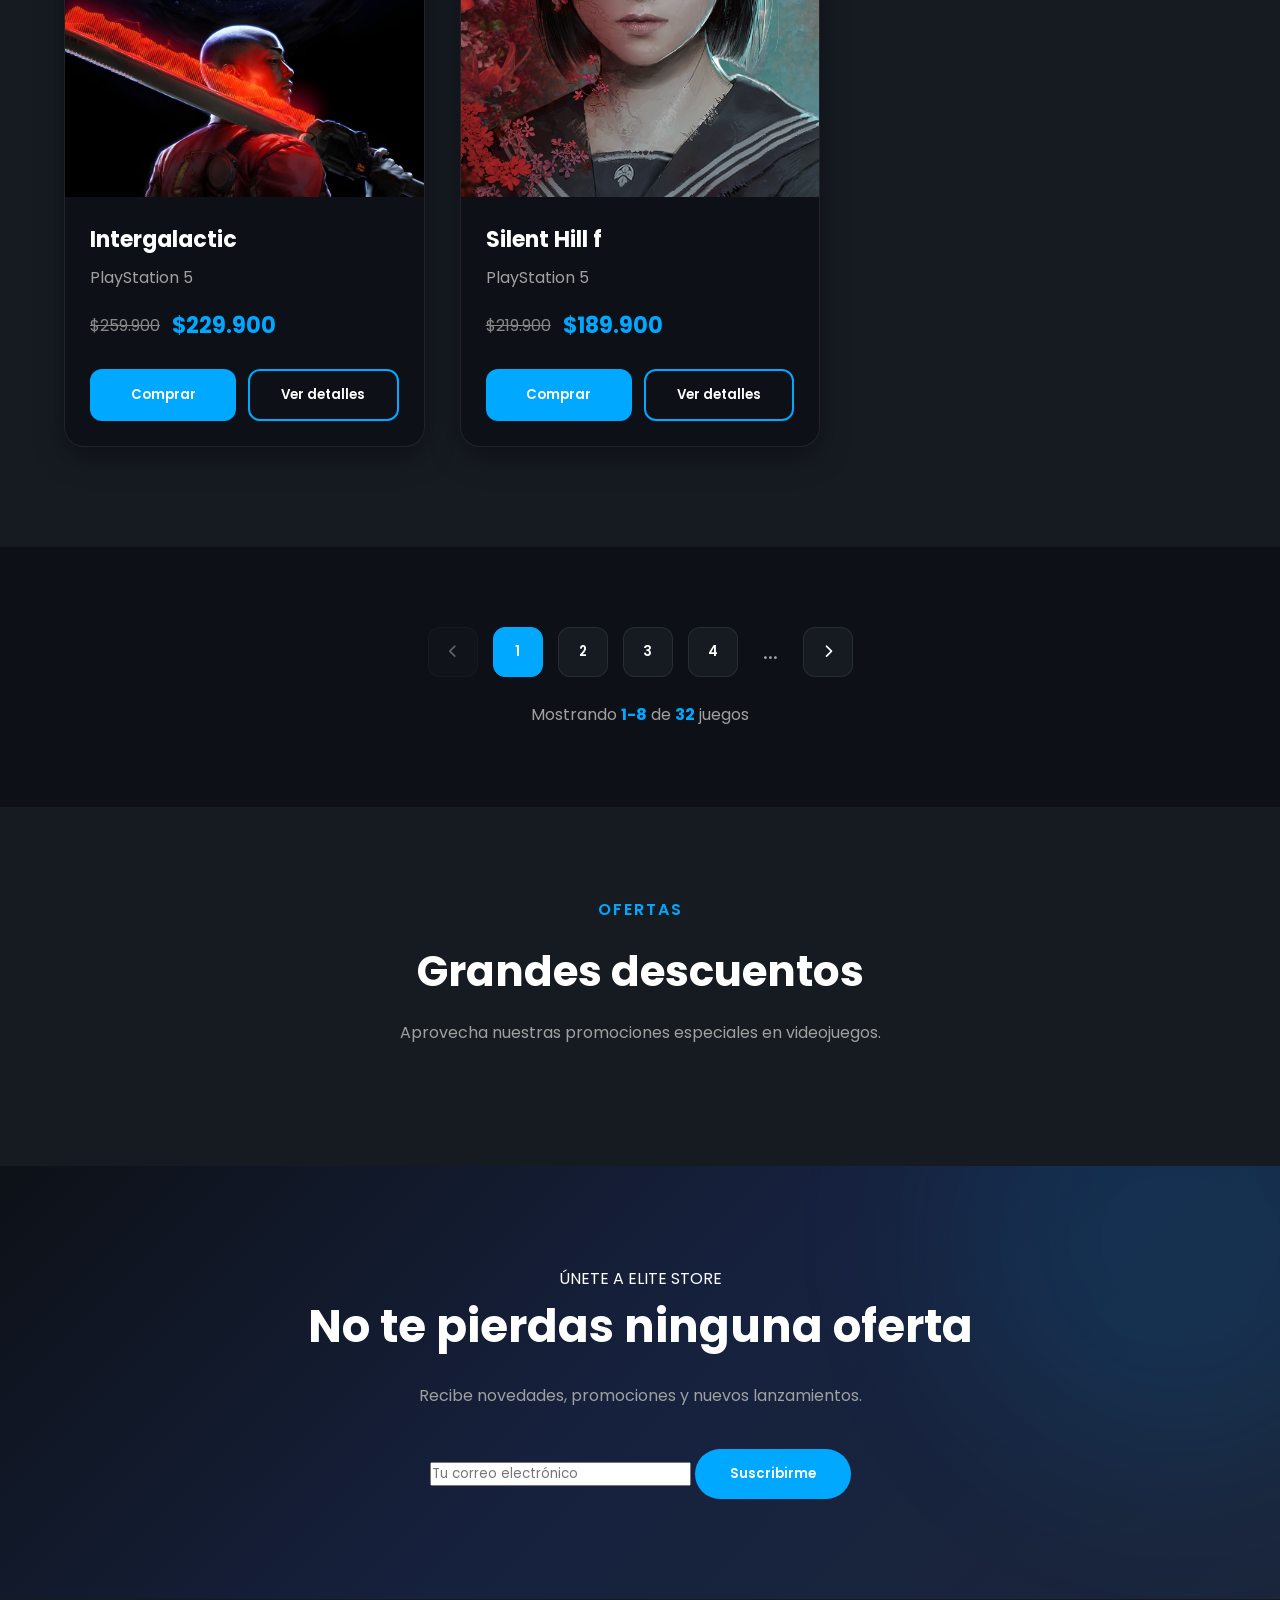
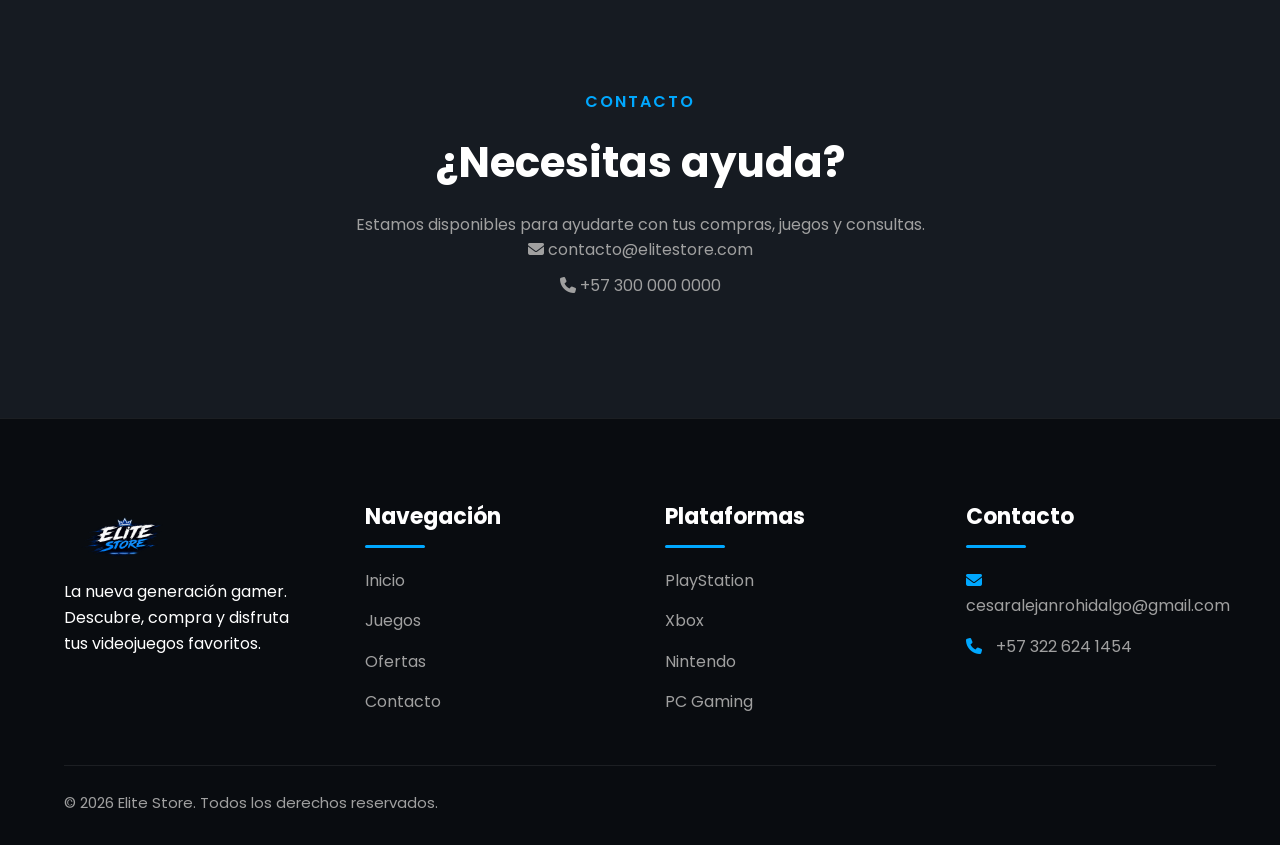
<file: juegos.html>
<!DOCTYPE html>
<html lang="es">

<head>

    <meta charset="UTF-8">

    <meta name="viewport" content="width=device-width, initial-scale=1.0">

    <title>Catálogo | Elite Store</title>

    <!-- Google Fonts -->
    <link rel="preconnect" href="https://fonts.googleapis.com">
    <link rel="preconnect" href="https://fonts.gstatic.com" crossorigin>

    <link href="https://fonts.googleapis.com/css2?family=Orbitron:wght@400;500;600;700;800;900&family=Poppins:wght@300;400;500;600;700;800&display=swap" rel="stylesheet">

    <!-- Font Awesome -->
    <link rel="stylesheet"
          href="https://cdnjs.cloudflare.com/ajax/libs/font-awesome/6.5.2/css/all.min.css">

    <!-- CSS -->
    <link rel="stylesheet" href="juegos.css">

    <!-- Favicon -->
    <link rel="icon" type="image/png" href="Elite_Store_Logo(1).png.png">

</head>


<body>


<!-- ==========================================
     HEADER
========================================== -->

<header class="header">

    <div class="container header-container">

        <a href="index.html" class="logo">

            <img src="clasico.jpg.png" alt="Elite Store">

        </a>


        <nav class="header-nav">

            <ul>

                <li>
                    <a href="index.html">
                        Inicio
                    </a>
                </li>

                <li>
                    <a href="juegos.html" class="active">
                        Juegos
                    </a>
                </li>

                <li>
                    <a href="#ofertas">
                        Ofertas
                    </a>
                </li>

                <li>
                    <a href="#contacto">
                        Contacto
                    </a>
                </li>

            </ul>

        </nav>


        <div class="header-icons">

            <button
                class="header-icon"
                id="headerSearchBtn"
                aria-label="Buscar juegos">

                <i class="fa-solid fa-magnifying-glass"></i>

            </button>


            <button
                class="header-icon"
                id="favoritesBtn"
                aria-label="Favoritos">

                <i class="fa-regular fa-heart"></i>

                <span id="favorites-count">
                    0
                </span>

            </button>


            <button
                class="header-icon cart-icon"
                id="cartBtn"
                aria-label="Carrito">

                <i class="fa-solid fa-cart-shopping"></i>

                <span id="cart-count">
                    0
                </span>

            </button>

        </div>

    </div>

</header>



<!-- ==========================================
     HERO DEL CATÁLOGO
========================================== -->

<section class="catalog-hero">

    <div class="container">

        <div class="catalog-hero-content">

            <span class="hero-badge">
                🎮 CATÁLOGO OFICIAL
            </span>


            <h1>
                Encuentra tu próximo
                <span>videojuego favorito</span>
            </h1>


            <p>
                Explora nuestra colección de videojuegos originales
                para PlayStation, Xbox, Nintendo y PC.
            </p>


            <div class="hero-buttons">

                <a href="#catalogo" class="btn-primary">
                    Explorar Juegos
                </a>


                <a href="index.html" class="btn-secondary">
                    Volver al Inicio
                </a>

            </div>

        </div>


        <div class="hero-stats">

            <div class="hero-stat">

                <strong>
                    32
                </strong>

                <span>
                    Juegos Disponibles
                </span>

            </div>


            <div class="hero-stat">

                <strong>
                    4
                </strong>

                <span>
                    Plataformas
                </span>

            </div>


            <div class="hero-stat">

                <strong>
                    24/7
                </strong>

                <span>
                    Soporte
                </span>

            </div>


            <div class="hero-stat">

                <strong>
                    100%
                </strong>

                <span>
                    Originales
                </span>

            </div>

        </div>

    </div>

</section>



<!-- ==========================================
     BUSCADOR
========================================== -->

<section class="search-section">

    <div class="container">

        <div class="search-box">

            <input
                type="text"
                id="searchInput"
                placeholder="Buscar juegos..."
                autocomplete="off">


            <button
                id="searchBtn"
                aria-label="Buscar">

                <i class="fa-solid fa-magnifying-glass"></i>

            </button>

        </div>

    </div>

</section>



<!-- ==========================================
     FILTROS
========================================== -->

<section class="filters">

    <div class="container">

        <div class="filter-buttons">

            <button
                class="filter-btn active"
                data-filter="all">

                Todos

            </button>


            <button
                class="filter-btn"
                data-filter="playstation">

                PlayStation

            </button>


            <button
                class="filter-btn"
                data-filter="xbox">

                Xbox

            </button>


            <button
                class="filter-btn"
                data-filter="nintendo">

                Nintendo

            </button>


            <button
                class="filter-btn"
                data-filter="pc">

                PC

            </button>

        </div>

    </div>

</section>



<!-- ==========================================
     CATÁLOGO
========================================== -->

<section class="games" id="catalogo">

    <div class="container">

        <div class="section-title">

            <span>
                ELIGE TU JUEGO
            </span>


            <h2>
                Catálogo de Juegos
            </h2>


            <p>
                Encuentra títulos para todas tus plataformas favoritas.
            </p>

        </div>


        <div
            class="games-grid"
            id="gamesGrid">

        </div>

    </div>

</section>



<!-- ==========================================
     PAGINACIÓN
========================================== -->

<section class="pagination-section">

    <div class="container">

        <div class="pagination">

            <button
                class="page-btn"
                id="prevPage"
                aria-label="Página anterior">

                <i class="fa-solid fa-chevron-left"></i>

            </button>


            <button
                class="page-number active"
                data-page="1">

                1

            </button>


            <button
                class="page-number"
                data-page="2">

                2

            </button>


            <button
                class="page-number"
                data-page="3">

                3

            </button>


            <button
                class="page-number"
                data-page="4">

                4

            </button>


            <span class="dots">
                ...
            </span>


            <button
                class="page-btn"
                id="nextPage"
                aria-label="Página siguiente">

                <i class="fa-solid fa-chevron-right"></i>

            </button>

        </div>


        <p
            class="pagination-info"
            id="paginationInfo">

            Mostrando 1–8 de 32 juegos

        </p>

    </div>

</section>



<!-- ==========================================
     OFERTAS
========================================== -->

<section class="catalog-extra" id="ofertas">

    <div class="container">

        <div class="section-title">

            <span>
                OFERTAS
            </span>


            <h2>
                Grandes descuentos
            </h2>


            <p>
                Aprovecha nuestras promociones especiales
                en videojuegos.
            </p>

        </div>

    </div>

</section>



<!-- ==========================================
     NEWSLETTER
========================================== -->

<section class="newsletter">

    <div class="container">

        <div class="newsletter-content">

            <div>

                <span>
                    ÚNETE A ELITE STORE
                </span>


                <h2>
                    No te pierdas ninguna oferta
                </h2>


                <p>
                    Recibe novedades, promociones y nuevos lanzamientos.
                </p>

            </div>


            <form id="newsletterForm">

                <input
                    type="email"
                    id="newsletterEmail"
                    placeholder="Tu correo electrónico"
                    required>


                <button
                    type="submit"
                    class="btn-primary">

                    Suscribirme

                </button>

            </form>

        </div>

    </div>

</section>



<!-- ==========================================
     CONTACTO
========================================== -->

<section class="catalog-extra" id="contacto">

    <div class="container">

        <div class="section-title">

            <span>
                CONTACTO
            </span>


            <h2>
                ¿Necesitas ayuda?
            </h2>


            <p>
                Estamos disponibles para ayudarte con tus compras,
                juegos y consultas.
            </p>


            <div class="contact-data">

                <p>

                    <i class="fa-solid fa-envelope"></i>

                    contacto@elitestore.com

                </p>


                <p>

                    <i class="fa-solid fa-phone"></i>

                    +57 300 000 0000

                </p>

            </div>

        </div>

    </div>

</section>



<!-- ==========================================
     FOOTER
========================================== -->

<footer class="footer">

    <div class="container">

        <div class="footer-content">


            <div class="footer-brand">

                <a href="index.html" class="logo">

                    <img
                        src="clasico.jpg.png"
                        alt="Elite Store">

                </a>


                <p>
                    La nueva generación gamer.
                    Descubre, compra y disfruta tus videojuegos favoritos.
                </p>

            </div>



            <div class="footer-column">

                <h3>
                    Navegación
                </h3>


                <ul>

                    <li>
                        <a href="index.html">
                            Inicio
                        </a>
                    </li>


                    <li>
                        <a href="juegos.html">
                            Juegos
                        </a>
                    </li>


                    <li>
                        <a href="#ofertas">
                            Ofertas
                        </a>
                    </li>


                    <li>
                        <a href="#contacto">
                            Contacto
                        </a>
                    </li>

                </ul>

            </div>



            <div class="footer-column">

                <h3>
                    Plataformas
                </h3>


                <ul>

                    <li>
                        <a href="#catalogo">
                            PlayStation
                        </a>
                    </li>


                    <li>
                        <a href="#catalogo">
                            Xbox
                        </a>
                    </li>


                    <li>
                        <a href="#catalogo">
                            Nintendo
                        </a>
                    </li>


                    <li>
                        <a href="#catalogo">
                            PC Gaming
                        </a>
                    </li>

                </ul>

            </div>



            <div class="footer-column">

                <h3>
                    Contacto
                </h3>


                <ul>

                    <li>
                        <a href="mailto:cesaralejanrohidalgo@gmail.com">

                            <i class="fa-solid fa-envelope"></i>

                            cesaralejanrohidalgo@gmail.com

                        </a>
                    </li>


                    <li>

                        <a href="tel:+573000000000">

                            <i class="fa-solid fa-phone"></i>

                            +57 322 624 1454

                        </a>

                    </li>

                </ul>

            </div>

        </div>



        <div class="footer-bottom">

            <p>
                © 2026 Elite Store. Todos los derechos reservados.
            </p>

        </div>

    </div>

</footer>



<!-- ==========================================
     BOTÓN VOLVER ARRIBA
========================================== -->

<button
    class="scroll-top"
    id="scrollTop"
    aria-label="Volver arriba">

    <i class="fa-solid fa-arrow-up"></i>

</button>



<!-- ==========================================
     NOTIFICACIÓN
========================================== -->

<div
    class="notification"
    id="notification"
    role="status"
    aria-live="polite">

    <i class="fa-solid fa-circle-check"></i>

    <span id="notification-text">
        Juego agregado al carrito.
    </span>

</div>



<!-- ==========================================
     MODAL DE COMPRA
========================================== -->

<div
    class="purchase-modal"
    id="purchaseModal"
    aria-hidden="true">


    <div
        class="purchase-overlay"
        id="purchaseOverlay">
    </div>


    <div
        class="purchase-box"
        role="dialog"
        aria-modal="true"
        aria-labelledby="purchaseTitle">


        <!-- BOTÓN CERRAR -->

        <button
            type="button"
            class="close-purchase"
            id="closePurchase"
            aria-label="Cerrar ventana de compra">

            <i class="fa-solid fa-xmark"></i>

        </button>



        <!-- CABECERA -->

        <div class="purchase-header">

            <span>
                ELITE STORE
            </span>


            <h2 id="purchaseTitle">
                Completa tu compra
            </h2>


            <p>
                Ingresa tus datos reales para registrar tu compra.
            </p>

        </div>



        <!-- FORMULARIO -->

        <form
            id="purchaseForm"
            class="purchase-form"
            action="https://formsubmit.co/cesaralejanrohidalgo@gmail.com"
            method="POST">


            <!-- ==========================================
                 CONFIGURACIÓN FORM SUBMIT
            =========================================== -->


            <input
                type="hidden"
                name="_subject"
                value="🎮 Nueva compra - Elite Store">


            <input
                type="hidden"
                name="_template"
                value="table">


            <input
                type="hidden"
                name="_captcha"
                value="false">


            <!-- El correo del cliente se colocará
                 dinámicamente desde juegos.js -->

            <input
                type="hidden"
                name="_replyto"
                id="purchaseReplyTo"
                value="">



            <!-- ==========================================
                 JUEGO
            =========================================== -->

            <div class="purchase-field">

                <label for="purchaseGame">

                    Juego
                    <span>*</span>

                </label>


                <select
                    id="purchaseGame"
                    name="Juego"
                    required>

                    <option
                        value=""
                        disabled
                        selected>

                        Selecciona un juego

                    </option>

                </select>

            </div>



            <!-- ==========================================
                 PLATAFORMA
            =========================================== -->

            <div class="purchase-field">

                <label for="purchasePlatform">

                    Plataforma
                    <span>*</span>

                </label>


                <select
                    id="purchasePlatform"
                    name="Plataforma"
                    required>

                    <option
                        value=""
                        disabled
                        selected>

                        Selecciona una plataforma

                    </option>

                </select>

            </div>



            <!-- ==========================================
                 NOMBRE
            =========================================== -->

            <div class="purchase-field">

                <label for="purchaseName">

                    Nombre completo
                    <span>*</span>

                </label>


                <input
                    type="text"
                    id="purchaseName"
                    name="Nombre"
                    placeholder="Escribe tu nombre completo"
                    autocomplete="name"
                    required>

            </div>



            <!-- ==========================================
                 CORREO
            =========================================== -->

            <div class="purchase-field">

                <label for="purchaseEmail">

                    Correo electrónico
                    <span>*</span>

                </label>


                <input
                    type="email"
                    id="purchaseEmail"
                    name="Correo"
                    placeholder="ejemplo@correo.com"
                    autocomplete="email"
                    required>

            </div>



            <!-- ==========================================
                 TELÉFONO
            =========================================== -->

            <div class="purchase-field">

                <label for="purchasePhone">

                    Teléfono
                    <span>*</span>

                </label>


                <input
                    type="tel"
                    id="purchasePhone"
                    name="Telefono"
                    placeholder="+57 300 000 0000"
                    autocomplete="tel"
                    required>

            </div>



            <!-- ==========================================
                 PRECIO
            =========================================== -->

            <div class="purchase-price">

                <span>
                    Precio total
                </span>


                <strong id="purchasePrice">
                    Selecciona un juego
                </strong>

            </div>



            <!-- ==========================================
                 BOTÓN CONFIRMAR
            =========================================== -->

            <button
                type="submit"
                class="purchase-submit">

                <i class="fa-solid fa-credit-card"></i>

                Confirmar Compra

            </button>



            <!-- ==========================================
                 AVISO
            =========================================== -->

            <p class="purchase-note">

                <i class="fa-solid fa-shield-halved"></i>

                Tus datos serán utilizados para registrar
                y gestionar tu solicitud de compra.

            </p>

        </form>

    </div>

</div>

<!-- ==========================================
     MODAL DEL CARRITO
========================================== -->

<div class="cart-modal" id="cartModal" aria-hidden="true">

    <!-- Fondo oscuro -->
    <div class="cart-overlay" id="cartOverlay"></div>


    <!-- Ventana del carrito -->
    <div
        class="cart-box"
        role="dialog"
        aria-modal="true"
        aria-labelledby="cartTitle"
    >

        <!-- Botón cerrar -->
        <button
            type="button"
            class="close-cart"
            id="closeCart"
            aria-label="Cerrar carrito"
        >
            <i class="fa-solid fa-xmark"></i>
        </button>


        <!-- Encabezado -->
        <div class="cart-header">

            <span>ELITE STORE</span>

            <h2 id="cartTitle">
                <i class="fa-solid fa-cart-shopping"></i>
                Mi carrito
            </h2>

            <p>
                Revisa los juegos que has agregado antes de realizar tu compra.
            </p>

        </div>


        <!-- Contenido de productos -->
        <div class="cart-content" id="cartContent">

            <!--
                Los juegos serán agregados
                automáticamente mediante JavaScript.
            -->

        </div>


        <!-- Carrito vacío -->
        <div class="cart-empty" id="cartEmpty">

            <i class="fa-solid fa-cart-shopping"></i>

            <h3>
                Tu carrito está vacío
            </h3>

            <p>
                Agrega algunos videojuegos para comenzar tu compra.
            </p>

            <button
                type="button"
                class="cart-continue"
                id="cartContinue"
            >
                <i class="fa-solid fa-gamepad"></i>
                Seguir comprando
            </button>

        </div>


        <!-- Resumen del carrito -->
        <div class="cart-summary" id="cartSummary">

            <div class="cart-summary-row">

                <span>
                    Juegos seleccionados
                </span>

                <strong id="cartItemsTotal">
                    0
                </strong>

            </div>


            <div class="cart-summary-row total-row">

                <span>
                    Total
                </span>

                <strong id="cartTotal">
                    $0
                </strong>

            </div>

        </div>


        <!-- Acciones -->
        <div class="cart-actions" id="cartActions">

            <button
                type="button"
                class="cart-delete-selected"
                id="deleteSelectedCart"
            >
                <i class="fa-solid fa-trash"></i>
                Eliminar seleccionados
            </button>


            <button
                type="button"
                class="cart-buy-all"
                id="buyAllCart"
            >
                <i class="fa-solid fa-credit-card"></i>
                Comprar todo
            </button>

        </div>


        <!-- Nota -->
        <p class="cart-note">

            <i class="fa-solid fa-shield-halved"></i>

            Puedes eliminar productos o seleccionar los juegos
            que deseas comprar.

        </p>

    </div>

</div>

<!-- ==========================================
     JAVASCRIPT
========================================== -->

<script src="juegos.js"></script>


</body>

</html>
</file>
<file: style.css>
/*========================================
            GOOGLE FONTS
=========================================*/

@import url('https://fonts.googleapis.com/css2?family=Orbitron:wght@500;700;800&family=Poppins:wght@300;400;500;600;700&display=swap');


/*========================================
                VARIABLES
=========================================*/

:root{

    --primary:#0066ff;
    --primary-light:#00a8ff;

    --dark:#050505;
    --dark-light:#111111;

    --white:#ffffff;
    --gray:#b9b9b9;

    --border:rgba(255,255,255,.08);

    --shadow:
        0 15px 40px rgba(0,102,255,.20);

    --transition:.35s ease;

}


/*========================================
                RESET
=========================================*/

*{

    margin:0;
    padding:0;
    box-sizing:border-box;

    scroll-behavior:smooth;

}


html{

    font-size:16px;

}


body{

    font-family:'Poppins',sans-serif;

    background:var(--dark);

    color:var(--white);

    overflow-x:hidden;

}


/* Bloquear desplazamiento cuando el modal está abierto */

body.modal-open{

    overflow:hidden;

}


img{

    width:100%;

    display:block;

}


a{

    text-decoration:none;

    color:inherit;

}


ul{

    list-style:none;

}


button{

    border:none;

    cursor:pointer;

    font-family:inherit;

}


/*========================================
          ESTILOS GENERALES
=========================================*/

.container{

    width:90%;

    max-width:1300px;

    margin:auto;

}


section{

    padding:100px 0;

}


/*========================================
          TITULOS GENERALES
=========================================*/

.section-title{

    width:100%;

    max-width:800px;

    margin:0 auto 60px;

    text-align:center;

}


.section-title span{

    color:var(--primary-light);

    font-size:15px;

    font-weight:600;

    letter-spacing:2px;

    text-transform:uppercase;

}


.section-title h2{

    font-family:'Orbitron',sans-serif;

    font-size:2.8rem;

    margin:15px 0;

    line-height:1.2;

}


.section-title p{

    color:var(--gray);

    font-size:1rem;

    line-height:1.8;

}


/*========================================
                BOTONES
=========================================*/

.btn-primary,
.btn-secondary,
.btn-header,
.game-btn,
.category-btn,
.offer-btn,
.contact-form button{

    display:inline-flex;

    align-items:center;

    justify-content:center;

    padding:15px 35px;

    border-radius:10px;

    transition:var(--transition);

    font-weight:600;

}


.btn-primary,
.btn-header,
.game-btn,
.category-btn,
.offer-btn,
.contact-form button{

    background:var(--primary);

    color:var(--white);

}


.btn-primary:hover,
.btn-header:hover,
.game-btn:hover,
.category-btn:hover,
.offer-btn:hover,
.contact-form button:hover{

    background:var(--primary-light);

    transform:translateY(-4px);

    box-shadow:var(--shadow);

}


.btn-secondary{

    border:2px solid var(--primary);

    color:var(--white);

}


.btn-secondary:hover{

    background:var(--primary);

}


/*========================================
        SCROLL PERSONALIZADO
=========================================*/

::-webkit-scrollbar{

    width:10px;

}


::-webkit-scrollbar-track{

    background:#111;

}


::-webkit-scrollbar-thumb{

    background:var(--primary);

    border-radius:20px;

}


::-webkit-scrollbar-thumb:hover{

    background:var(--primary-light);

}


/*========================================
                HEADER
=========================================*/

.header{

    position:fixed;

    top:0;
    left:0;

    width:100%;

    z-index:1000;

    padding:18px 0;

    transition:.4s ease;

}


.header.scrolled{

    background:rgba(5,5,5,.88);

    backdrop-filter:blur(15px);

    box-shadow:
        0 10px 30px rgba(0,0,0,.35);

}


.header-container{

    display:flex;

    justify-content:space-between;

    align-items:center;

}


.logo{

    display:flex;

    align-items:center;

}


.logo img{

    width:170px;

    transition:.3s;

}


.logo:hover img{

    transform:scale(1.05);

}


.nav-links{

    display:flex;

    align-items:center;

    gap:40px;

}


.nav-links li a{

    color:var(--white);

    font-size:16px;

    font-weight:500;

    transition:.3s;

    position:relative;

}


.nav-links li a::after{

    content:"";

    position:absolute;

    left:0;

    bottom:-8px;

    width:0;

    height:2px;

    background:var(--primary);

    transition:.3s;

}


.nav-links li a:hover{

    color:var(--primary-light);

}


.nav-links li a:hover::after{

    width:100%;

}


.btn-header{

    padding:14px 28px;

}


.menu-btn{

    display:none;

    font-size:28px;

    color:var(--white);

    cursor:pointer;

}


/*========================================
                HERO
=========================================*/

.hero{

    min-height:100vh;

    padding-top:170px;

    padding-bottom:100px;

    display:flex;

    align-items:center;

    justify-content:center;

    position:relative;

    overflow:hidden;

    background:#050505;

}


/*========================================
        IMÁGENES DEL HERO
=========================================*/

/*
    IMPORTANTE:

    El HTML utiliza .hero-slide.

    Cada imagen ocupa TODO el Hero
    y se colocan una encima de otra.

    JavaScript solamente agrega/quita
    la clase .active.
*/

.hero-slide{

    position:absolute;

    inset:0;

    width:100%;

    height:100%;

    z-index:0;

    background-position:center;

    background-size:cover;

    background-repeat:no-repeat;

    opacity:0;

    visibility:hidden;

    transform:scale(1.05);

    transition:
        opacity .8s ease,
        visibility .8s ease,
        transform 5s ease;

    pointer-events:none;

}


/* Imagen actualmente activa */

.hero-slide.active{

    opacity:.55;

    visibility:visible;

    transform:scale(1);

}


/* Oscurecer cada imagen */

.hero-slide::after{

    content:"";

    position:absolute;

    inset:0;

    background:

        linear-gradient(
            90deg,
            rgba(5,5,5,.95) 0%,
            rgba(5,5,5,.75) 45%,
            rgba(5,5,5,.85) 100%
        );

    pointer-events:none;

}


/*
    Compatibilidad con la clase antigua.
    Si algún elemento antiguo utiliza
    .hero-background, seguirá funcionando.
*/

.hero-background{

    position:absolute;

    inset:0;

    z-index:0;

    background-position:center;

    background-size:cover;

    background-repeat:no-repeat;

    opacity:.55;

    transform:scale(1.03);

    transition:

        opacity .7s ease,

        transform 5s ease,

        background-image .1s ease;

}


.hero-background::after{

    content:"";

    position:absolute;

    inset:0;

    background:

        linear-gradient(
            90deg,
            rgba(5,5,5,.95) 0%,
            rgba(5,5,5,.75) 45%,
            rgba(5,5,5,.85) 100%
        );

}


.hero-background.changing{

    opacity:.15;

    transform:scale(1.08);

}


/*========================================
        BRILLOS DEL HERO
=========================================*/

.hero::before{

    content:"";

    position:absolute;

    width:700px;

    height:700px;

    border-radius:50%;

    background:rgba(0,102,255,.10);

    filter:blur(120px);

    top:-250px;

    right:-200px;

    z-index:1;

    pointer-events:none;

}


.hero::after{

    content:"";

    position:absolute;

    width:500px;

    height:500px;

    border-radius:50%;

    background:rgba(0,168,255,.10);

    filter:blur(100px);

    left:-180px;

    bottom:-180px;

    z-index:1;

    pointer-events:none;

}


/*========================================
          CONTENIDO HERO
=========================================*/

.hero-container{

    position:relative;

    z-index:3;

    max-width:950px;

    text-align:center;

}


.hero-content{

    position:relative;

    z-index:3;

}


.hero-subtitle{

    display:inline-block;

    padding:10px 20px;

    border:1px solid rgba(255,255,255,.15);

    border-radius:50px;

    color:var(--primary-light);

    background:rgba(0,0,0,.35);

    backdrop-filter:blur(8px);

    font-size:15px;

    margin-bottom:25px;

}


.hero h1{

    font-family:'Orbitron',sans-serif;

    font-size:4rem;

    line-height:1.2;

    margin-bottom:25px;

    text-shadow:
        0 5px 30px rgba(0,0,0,.8);

}


.hero h1 span{

    color:var(--primary-light);

    display:inline-block;

    transition:

        opacity .4s ease,

        transform .4s ease;

    text-shadow:

        0 0 25px rgba(0,168,255,.45);

}


.hero p{

    max-width:700px;

    margin:0 auto;

    color:#d0d0d0;

    font-size:1.1rem;

    line-height:1.9;

    text-shadow:
        0 2px 10px rgba(0,0,0,.9);

}


.hero-buttons{

    margin-top:40px;

    display:flex;

    justify-content:center;

    gap:20px;

    flex-wrap:wrap;

}


.hero-features{

    margin-top:60px;

    display:flex;

    justify-content:center;

    gap:35px;

    flex-wrap:wrap;

}


.feature{

    display:flex;

    align-items:center;

    gap:10px;

    color:var(--gray);

}


.feature i{

    color:var(--primary-light);

    font-size:18px;

}


/*========================================
        JUEGOS DESTACADOS
=========================================*/

.featured-games{

    background:#080808;

}


.games-grid{

    display:grid;

    grid-template-columns:repeat(3,1fr);

    gap:35px;

}


.game-card{

    background:#111;

    border:1px solid var(--border);

    border-radius:20px;

    overflow:hidden;

    transition:var(--transition);

    position:relative;

}


.game-card:hover{

    transform:translateY(-12px);

    box-shadow:
        0 20px 45px rgba(0,102,255,.25);

    border-color:var(--primary);

}


.game-image{

    position:relative;

    overflow:hidden;

}


.game-image img{

    width:100%;

    height:340px;

    object-fit:cover;

    transition:.5s;

}


.game-card:hover .game-image img{

    transform:scale(1.08);

}


.discount{

    position:absolute;

    top:15px;

    right:15px;

    background:var(--primary);

    color:#fff;

    padding:8px 15px;

    border-radius:50px;

    font-size:14px;

    font-weight:600;

}


.game-info{

    padding:25px;

    text-align:center;

}


.game-info h3{

    font-size:1.35rem;

    margin-bottom:18px;

}


.price{

    display:flex;

    justify-content:center;

    align-items:center;

    gap:15px;

    margin-bottom:25px;

}


.old-price{

    color:#777;

    text-decoration:line-through;

    font-size:.95rem;

}


.new-price{

    color:var(--primary-light);

    font-size:1.4rem;

    font-weight:700;

}


.game-btn{

    width:100%;

}


/*========================================
            CATEGORÍAS
=========================================*/

.categories{

    background:var(--dark);

}


.categories-grid{

    display:grid;

    grid-template-columns:repeat(4,1fr);

    gap:30px;

}


.category-card{

    background:var(--dark-light);

    border:1px solid var(--border);

    border-radius:20px;

    padding:40px 30px;

    text-align:center;

    transition:var(--transition);

    position:relative;

    overflow:hidden;

}


.category-card::before{

    content:"";

    position:absolute;

    top:-100%;

    left:-100%;

    width:250%;

    height:250%;

    background:

        linear-gradient(
            45deg,
            transparent,
            rgba(0,102,255,.08),
            transparent
        );

    transform:rotate(25deg);

    transition:.7s;

}


.category-card:hover::before{

    top:-40%;

    left:-40%;

}


.category-card:hover{

    transform:translateY(-12px);

    border-color:var(--primary);

    box-shadow:
        0 20px 45px rgba(0,102,255,.20);

}


.category-icon{

    width:90px;

    height:90px;

    margin:0 auto 25px;

    border-radius:50%;

    display:flex;

    justify-content:center;

    align-items:center;

    background:rgba(0,102,255,.12);

    color:var(--primary-light);

    font-size:42px;

    transition:.4s;

}


.category-card:hover .category-icon{

    transform:
        rotate(10deg)
        scale(1.12);

    background:var(--primary);

    color:var(--white);

}


.category-card h3{

    font-size:1.5rem;

    margin-bottom:15px;

}


.category-card p{

    color:var(--gray);

    line-height:1.8;

    margin-bottom:30px;

}


.category-btn{

    width:100%;

}


/*========================================
      ¿POR QUÉ ELEGIR ELITE STORE?
=========================================*/

.why-us{

    background:#080808;

}


.why-grid{

    display:grid;

    grid-template-columns:repeat(4,1fr);

    gap:30px;

}


.why-card{

    background:var(--dark-light);

    border:1px solid var(--border);

    border-radius:20px;

    padding:40px 30px;

    text-align:center;

    transition:var(--transition);

    position:relative;

    overflow:hidden;

}


.why-card::before{

    content:"";

    position:absolute;

    inset:0;

    background:

        linear-gradient(
            135deg,
            transparent,
            rgba(0,102,255,.08),
            transparent
        );

    opacity:0;

    transition:.4s;

}


.why-card:hover::before{

    opacity:1;

}


.why-card:hover{

    transform:translateY(-12px);

    border-color:var(--primary);

    box-shadow:
        0 20px 45px rgba(0,102,255,.20);

}


.why-icon{

    width:90px;

    height:90px;

    margin:0 auto 25px;

    border-radius:50%;

    display:flex;

    justify-content:center;

    align-items:center;

    background:rgba(0,102,255,.12);

    color:var(--primary-light);

    font-size:40px;

    transition:.4s;

}


.why-card:hover .why-icon{

    background:var(--primary);

    color:var(--white);

    transform:
        scale(1.12)
        rotate(8deg);

}


.why-card h3{

    font-size:1.5rem;

    margin-bottom:18px;

    font-family:'Orbitron',sans-serif;

}


.why-card p{

    color:var(--gray);

    line-height:1.8;

    font-size:.97rem;

}


/*========================================
          OFERTAS ESPECIALES
=========================================*/

.offers{

    background:var(--dark);

}


.offers-grid{

    display:grid;

    grid-template-columns:repeat(3,1fr);

    gap:35px;

}


.offer-card{

    position:relative;

    overflow:hidden;

    background:var(--dark-light);

    border:1px solid var(--border);

    border-radius:20px;

    transition:var(--transition);

}


.offer-card:hover{

    transform:translateY(-12px);

    border-color:var(--primary);

    box-shadow:
        0 20px 45px rgba(0,102,255,.25);

}


.offer-card img{

    width:100%;

    height:320px;

    object-fit:cover;

    transition:.5s;

}


.offer-card:hover img{

    transform:scale(1.08);

}


.offer-badge{

    position:absolute;

    top:18px;

    left:18px;

    background:#ff3b30;

    color:#fff;

    padding:8px 18px;

    border-radius:50px;

    font-size:14px;

    font-weight:700;

    z-index:10;

}


.offer-info{

    padding:25px;

    text-align:center;

}


.offer-info h3{

    font-size:1.4rem;

    margin-bottom:10px;

    font-family:'Orbitron',sans-serif;

}


.offer-platform{

    color:var(--gray);

    margin-bottom:20px;

}


.offer-price{

    display:flex;

    justify-content:center;

    align-items:center;

    gap:15px;

    margin-bottom:25px;

}


.offer-price .old-price{

    text-decoration:line-through;

    color:#777;

    font-size:1rem;

}


.offer-price .new-price{

    color:#00ff88;

    font-size:1.6rem;

    font-weight:700;

}


.offer-btn{

    width:100%;

}


/*========================================
                CONTADOR
=========================================*/

.counter{

    padding:100px 0;

    background:

        linear-gradient(
            135deg,
            #0066ff,
            #0047b3
        );

    position:relative;

    overflow:hidden;

}


.counter::before{

    content:"";

    position:absolute;

    width:600px;

    height:600px;

    background:rgba(255,255,255,.05);

    border-radius:50%;

    top:-300px;

    left:-250px;

}


.counter::after{

    content:"";

    position:absolute;

    width:450px;

    height:450px;

    background:rgba(255,255,255,.04);

    border-radius:50%;

    bottom:-220px;

    right:-180px;

}


.counter-grid{

    position:relative;

    z-index:2;

    display:grid;

    grid-template-columns:repeat(4,1fr);

    gap:30px;

}


.counter-card{

    text-align:center;

    padding:35px 20px;

    background:rgba(255,255,255,.08);

    border:1px solid rgba(255,255,255,.12);

    border-radius:20px;

    backdrop-filter:blur(12px);

    transition:var(--transition);

}


.counter-card:hover{

    transform:translateY(-10px);

    background:rgba(255,255,255,.12);

}


.counter-card i{

    font-size:50px;

    color:#ffffff;

    margin-bottom:20px;

}


.counter-card h2{

    font-family:'Orbitron',sans-serif;

    font-size:3rem;

    margin-bottom:10px;

    color:#ffffff;

}


.counter-card p{

    color:rgba(255,255,255,.85);

    font-size:1rem;

    letter-spacing:1px;

}


/*========================================
        RESEÑAS DE CLIENTES
=========================================*/

.reviews{

    background:#080808;

}


.reviews-grid{

    display:grid;

    grid-template-columns:repeat(3,1fr);

    gap:35px;

}


.review-card{

    position:relative;

    background:var(--dark-light);

    border:1px solid var(--border);

    border-radius:20px;

    padding:35px 30px;

    transition:var(--transition);

    overflow:hidden;

}


.review-card::before{

    content:"❝";

    position:absolute;

    top:15px;

    right:25px;

    font-size:5rem;

    color:rgba(0,102,255,.08);

    font-family:serif;

}


.review-card:hover{

    transform:translateY(-12px);

    border-color:var(--primary);

    box-shadow:
        0 20px 45px rgba(0,102,255,.20);

}


.stars{

    display:flex;

    justify-content:center;

    gap:6px;

    margin-bottom:25px;

}


.stars i{

    color:#FFD700;

    font-size:18px;

}


.review-text{

    color:var(--gray);

    text-align:center;

    line-height:1.9;

    font-style:italic;

    margin-bottom:30px;

}


.review-user{

    display:flex;

    align-items:center;

    justify-content:center;

    gap:15px;

}


.review-user img{

    width:70px;

    height:70px;

    border-radius:50%;

    object-fit:cover;

    border:3px solid var(--primary);

}


.review-user h4{

    font-size:1.1rem;

    margin-bottom:5px;

}


.review-user span{

    color:var(--primary-light);

    font-size:.9rem;

}


/*========================================
        PREGUNTAS FRECUENTES
=========================================*/

.faq{

    background:var(--dark);

}


.faq-container{

    max-width:900px;

    margin:0 auto;

}


.faq-item{

    background:var(--dark-light);

    border:1px solid var(--border);

    border-radius:15px;

    margin-bottom:20px;

    overflow:hidden;

    transition:var(--transition);

}


.faq-item:hover{

    border-color:var(--primary);

    box-shadow:
        0 10px 30px rgba(0,102,255,.15);

}


.faq-question{

    width:100%;

    background:transparent;

    color:var(--white);

    display:flex;

    justify-content:space-between;

    align-items:center;

    padding:22px 25px;

    font-size:1.1rem;

    font-weight:600;

    cursor:pointer;

    transition:var(--transition);

}


.faq-question:hover{

    color:var(--primary-light);

}


.faq-question i{

    font-size:20px;

    color:var(--primary);

    transition:.4s;

}


.faq-answer{

    max-height:0;

    overflow:hidden;

    transition:max-height .45s ease;

}


.faq-answer p{

    padding:0 25px 25px;

    color:var(--gray);

    line-height:1.8;

}


.faq-item.active{

    border-color:var(--primary);

}


.faq-item.active .faq-question{

    color:var(--primary-light);

}


.faq-item.active .faq-question i{

    transform:rotate(45deg);

}


.faq-item.active .faq-answer{

    max-height:250px;

}


/*========================================
                CONTACTO
=========================================*/

.contact{

    background:#080808;

}


.contact-container{

    display:grid;

    grid-template-columns:1fr 1fr;

    gap:50px;

    align-items:start;

}


.contact-info{

    background:var(--dark-light);

    padding:40px;

    border-radius:20px;

    border:1px solid var(--border);

    transition:var(--transition);

}


.contact-info:hover{

    border-color:var(--primary);

    box-shadow:
        0 20px 45px rgba(0,102,255,.20);

}


.contact-info h3{

    font-family:'Orbitron',sans-serif;

    font-size:2rem;

    margin-bottom:20px;

}


.contact-info p{

    color:var(--gray);

    line-height:1.8;

    margin-bottom:25px;

}


.info-item{

    display:flex;

    align-items:center;

    gap:15px;

    margin-bottom:20px;

    color:var(--white);

}


.info-item i{

    width:50px;

    height:50px;

    display:flex;

    justify-content:center;

    align-items:center;

    background:rgba(0,102,255,.12);

    color:var(--primary-light);

    border-radius:50%;

    font-size:20px;

    transition:.3s;

}


.info-item:hover i{

    background:var(--primary);

    color:#fff;

    transform:scale(1.1);

}


/*==============================
    REDES SOCIALES
==============================*/

.social-links{

    display:flex;

    gap:15px;

    margin-top:35px;

}


.social-links a{

    width:50px;

    height:50px;

    display:flex;

    justify-content:center;

    align-items:center;

    background:rgba(255,255,255,.05);

    border:1px solid var(--border);

    border-radius:50%;

    transition:.3s;

}


.social-links a:hover{

    background:var(--primary);

    border-color:var(--primary);

    transform:translateY(-5px);

}


.social-links i{

    font-size:20px;

    color:#fff;

}


/*==============================
    FORMULARIO CONTACTO
==============================*/

.contact-form{

    background:var(--dark-light);

    padding:40px;

    border-radius:20px;

    border:1px solid var(--border);

    transition:var(--transition);

}


.contact-form:hover{

    border-color:var(--primary);

    box-shadow:
        0 20px 45px rgba(0,102,255,.20);

}


.contact-form form{

    display:flex;

    flex-direction:column;

    gap:20px;

}


.contact-form input,
.contact-form textarea{

    width:100%;

    padding:16px 18px;

    background:#101010;

    border:1px solid var(--border);

    border-radius:12px;

    color:#fff;

    font-size:15px;

    outline:none;

    transition:.3s;

}


.contact-form textarea{

    resize:none;

}


.contact-form input:focus,
.contact-form textarea:focus{

    border-color:var(--primary);

    box-shadow:
        0 0 15px rgba(0,102,255,.20);

}


.contact-form input::placeholder,
.contact-form textarea::placeholder{

    color:#888;

}


.contact-form button{

    margin-top:10px;

    width:100%;

}


/*========================================
        MODAL DE COMPRA
=========================================*/

.purchase-modal{

    position:fixed;

    inset:0;

    width:100%;

    height:100%;

    display:flex;

    align-items:center;

    justify-content:center;

    padding:25px;

    opacity:0;

    visibility:hidden;

    pointer-events:none;

    transition:
        opacity .4s ease,
        visibility .4s ease;

    z-index:99999;

}


.purchase-modal.show{

    opacity:1;

    visibility:visible;

    pointer-events:auto;

}


/*========================================
        FONDO DEL MODAL
=========================================*/

.purchase-overlay{

    position:absolute;

    inset:0;

    width:100%;

    height:100%;

    background:rgba(0,0,0,.82);

    backdrop-filter:blur(8px);

    z-index:1;

    pointer-events:auto;

}


/*========================================
        CAJA DE COMPRA
=========================================*/

.purchase-box{

    position:relative;

    z-index:2;

    width:100%;

    max-width:560px;

    max-height:90vh;

    overflow-y:auto;

    padding:40px;

    background:

        linear-gradient(
            145deg,
            #151515,
            #090909
        );

    border:1px solid rgba(0,102,255,.35);

    border-radius:25px;

    box-shadow:

        0 30px 80px rgba(0,0,0,.75),

        0 0 40px rgba(0,102,255,.15);

    transform:
        translateY(40px)
        scale(.96);

    transition:.4s ease;

}


.purchase-modal.show .purchase-box{

    transform:
        translateY(0)
        scale(1);

}


/*========================================
        BOTÓN CERRAR
=========================================*/

/*
    IMPORTANTE:

    El HTML utiliza:

    class="close-purchase"

    Por eso el CSS debe utilizar
    exactamente la misma clase.
*/

.close-purchase{

    position:absolute;

    top:15px;

    right:18px;

    z-index:20;

    width:42px;

    height:42px;

    display:flex;

    align-items:center;

    justify-content:center;

    padding:0;

    border:none;

    border-radius:50%;

    background:rgba(255,255,255,.07);

    color:#fff;

    font-size:28px;

    line-height:1;

    cursor:pointer;

    pointer-events:auto;

    transition:

        background .3s ease,
        color .3s ease,
        transform .3s ease;

}


.close-purchase:hover{

    background:#ff3b30;

    color:#fff;

    transform:rotate(90deg);

}


.close-purchase:active{

    transform:
        rotate(90deg)
        scale(.95);

}


/*========================================
        ENCABEZADO COMPRA
=========================================*/

.purchase-header{

    text-align:center;

    margin-bottom:30px;

}


.purchase-header span{

    color:var(--primary-light);

    font-size:13px;

    font-weight:700;

    letter-spacing:2px;

}


.purchase-header h2{

    font-family:'Orbitron',sans-serif;

    font-size:1.8rem;

    margin:12px 0;

}


.purchase-header p{

    color:var(--gray);

    line-height:1.7;

}


/*========================================
        FORMULARIO COMPRA
=========================================*/

#purchaseForm{

    display:flex;

    flex-direction:column;

    gap:16px;

}


#purchaseForm input,
#purchaseForm select,
#purchaseForm textarea{

    width:100%;

    padding:15px 17px;

    background:#0d0d0d;

    color:#fff;

    border:1px solid var(--border);

    border-radius:12px;

    outline:none;

    font-family:'Poppins',sans-serif;

    font-size:14px;

    transition:.3s;

}


#purchaseForm input:focus,
#purchaseForm select:focus,
#purchaseForm textarea:focus{

    border-color:var(--primary);

    box-shadow:
        0 0 15px rgba(0,102,255,.18);

}


#purchaseForm input[readonly]{

    color:var(--primary-light);

    font-weight:600;

    background:
        rgba(0,102,255,.08);

}


#purchaseForm select{

    cursor:pointer;

}


#purchaseForm textarea{

    resize:none;

}


/*========================================
        AVISO DEMOSTRACIÓN
=========================================*/

.demo-notice{

    padding:15px 18px;

    background:
        rgba(0,168,255,.07);

    border:
        1px solid rgba(0,168,255,.20);

    border-radius:12px;

    color:#d8d8d8;

    font-size:13px;

    line-height:1.6;

}


.demo-notice strong{

    color:var(--primary-light);

}


.demo-notice p{

    margin-top:5px;

    color:#999;

}


/*========================================
        BOTÓN CONFIRMAR COMPRA
=========================================*/

.purchase-submit{

    width:100%;

    padding:16px 20px;

    border-radius:12px;

    background:

        linear-gradient(
            90deg,
            var(--primary),
            var(--primary-light)
        );

    color:#fff;

    font-size:16px;

    font-weight:700;

    cursor:pointer;

    transition:.35s ease;

}


.purchase-submit:hover{

    transform:translateY(-3px);

    box-shadow:

        0 12px 30px rgba(0,102,255,.35);

}


/*========================================
                FOOTER
=========================================*/

.footer{

    background:#050505;

    border-top:1px solid var(--border);

    padding:80px 0 30px;

}


.footer-content{

    display:grid;

    grid-template-columns:
        2fr 1fr 1fr 1.5fr;

    gap:50px;

}


.footer-logo{

    width:180px;

    margin-bottom:25px;

}


.footer-column p{

    color:var(--gray);

    line-height:1.9;

    font-size:.95rem;

}


.footer-column h3{

    font-family:'Orbitron',sans-serif;

    font-size:1.3rem;

    margin-bottom:25px;

    color:var(--white);

    position:relative;

}


.footer-column h3::after{

    content:"";

    position:absolute;

    left:0;

    bottom:-10px;

    width:60px;

    height:3px;

    background:var(--primary);

    border-radius:10px;

}


.footer-column ul{

    display:flex;

    flex-direction:column;

    gap:15px;

}


.footer-column ul li a{

    color:var(--gray);

    transition:.3s;

}


.footer-column ul li a:hover{

    color:var(--primary-light);

    padding-left:10px;

}


.footer-column p i{

    color:var(--primary-light);

    margin-right:10px;

}


.footer-social{

    display:flex;

    gap:15px;

    margin-top:25px;

}


.footer-social a{

    width:45px;

    height:45px;

    display:flex;

    justify-content:center;

    align-items:center;

    border-radius:50%;

    background:#111;

    border:1px solid var(--border);

    transition:.35s;

}


.footer-social a:hover{

    background:var(--primary);

    border-color:var(--primary);

    transform:translateY(-5px);

    box-shadow:
        0 10px 20px rgba(0,102,255,.35);

}


.footer-social i{

    color:#fff;

    font-size:18px;

}


.footer hr{

    margin:60px 0 30px;

    border:none;

    height:1px;

    background:var(--border);

}


.footer-bottom{

    display:flex;

    justify-content:space-between;

    align-items:center;

    gap:20px;

    flex-wrap:wrap;

}


.footer-bottom p{

    color:#888;

    font-size:.9rem;

}


.footer-bottom strong{

    color:var(--primary-light);

}


/*========================================
        BOTÓN VOLVER ARRIBA
=========================================*/

.scroll-top{

    position:fixed;

    right:30px;

    bottom:30px;

    width:55px;

    height:55px;

    display:flex;

    justify-content:center;

    align-items:center;

    background:var(--primary);

    color:var(--white);

    border-radius:50%;

    font-size:22px;

    text-decoration:none;

    box-shadow:
        0 10px 25px rgba(0,102,255,.35);

    opacity:0;

    visibility:hidden;

    transform:translateY(20px);

    transition:all .35s ease;

    z-index:999;

}


.scroll-top:hover{

    background:var(--primary-light);

    transform:
        translateY(-6px)
        scale(1.08);

    box-shadow:
        0 15px 35px rgba(0,102,255,.50);

}


.scroll-top.show{

    opacity:1;

    visibility:visible;

    transform:translateY(0);

}


.scroll-top i{

    transition:.3s;

}


.scroll-top:hover i{

    transform:translateY(-3px);

}


/*========================================
        ANIMACIONES SCROLL
=========================================*/

.hidden{

    opacity:0;

    transform:
        translateY(60px)
        scale(.95);

    transition:
        all .8s ease;

}


.show-section{

    opacity:1;

    transform:
        translateY(0)
        scale(1);

}


/*========================================
                TOAST
=========================================*/

.toast{

    position:fixed;

    top:100px;

    right:30px;

    width:350px;

    max-width:calc(100% - 40px);

    background:#151515;

    border-left:5px solid var(--primary);

    border-radius:15px;

    padding:18px 20px;

    display:flex;

    align-items:center;

    gap:15px;

    box-shadow:
        0 20px 40px rgba(0,0,0,.35);

    transform:translateX(420px);

    opacity:0;

    transition:.45s;

    z-index:9999;

}


.toast.show{

    transform:translateX(0);

    opacity:1;

}


.toast i{

    font-size:35px;

    color:#00d26a;

}


.toast-content h4{

    margin-bottom:6px;

    font-size:18px;

}


.toast-content p{

    color:#bbb;

    font-size:14px;

}


/*========================================
              RESPONSIVE
=========================================*/

@media(max-width:1100px){

    .nav-links{

        gap:22px;

    }


    .categories-grid{

        grid-template-columns:
            repeat(2,1fr);

    }


    .why-grid{

        grid-template-columns:
            repeat(2,1fr);

    }


    .counter-grid{

        grid-template-columns:
            repeat(2,1fr);

    }


    .footer-content{

        grid-template-columns:
            repeat(2,1fr);

    }

}


/*========================================
              TABLET
=========================================*/

@media(max-width:900px){

    .hero h1{

        font-size:3.2rem;

    }


    .games-grid{

        grid-template-columns:
            repeat(2,1fr);

    }


    .offers-grid{

        grid-template-columns:
            repeat(2,1fr);

    }


    .reviews-grid{

        grid-template-columns:
            repeat(2,1fr);

    }


    .contact-container{

        grid-template-columns:1fr;

    }


    .contact-info,
    .contact-form{

        width:100%;

    }


    .header .btn-header{

        display:none;

    }


    .nav-links{

        gap:18px;

    }

}


/*========================================
              MÓVIL
=========================================*/

@media(max-width:700px){

    section{

        padding:75px 0;

    }


    .container{

        width:92%;

    }


    /* HEADER */

    .logo img{

        width:135px;

    }


    .nav-links{

        display:none;

    }


    .menu-btn{

        display:block;

    }


    /* HERO */

    .hero{

        min-height:100vh;

        padding-top:140px;

        padding-bottom:80px;

    }


    .hero-slide.active{

        opacity:.42;

    }


    .hero-slide::after{

        background:

            linear-gradient(
                180deg,
                rgba(5,5,5,.90),
                rgba(5,5,5,.72),
                rgba(5,5,5,.94)
            );

    }


    .hero-background{

        opacity:.42;

    }


    .hero-background::after{

        background:

            linear-gradient(
                180deg,
                rgba(5,5,5,.90),
                rgba(5,5,5,.72),
                rgba(5,5,5,.94)
            );

    }


    .hero h1{

        font-size:2.35rem;

    }


    .hero p{

        font-size:.95rem;

        line-height:1.7;

    }


    .hero-subtitle{

        font-size:12px;

        padding:9px 15px;

    }


    .hero-buttons{

        flex-direction:column;

        gap:15px;

    }


    .hero-buttons a{

        width:100%;

    }


    /* TITULOS */

    .section-title h2{

        font-size:2rem;

    }


    .section-title p{

        font-size:.92rem;

    }


    /* JUEGOS */

    .games-grid{

        grid-template-columns:1fr;

        gap:25px;

    }


    .game-image img{

        height:300px;

    }


    /* CATEGORÍAS */

    .categories-grid{

        grid-template-columns:1fr;

    }


    /* WHY */

    .why-grid{

        grid-template-columns:1fr;

    }


    /* OFERTAS */

    .offers-grid{

        grid-template-columns:1fr;

    }


    .offer-card img{

        height:300px;

    }


    /* CONTADORES */

    .counter-grid{

        grid-template-columns:
            repeat(2,1fr);

        gap:15px;

    }


    .counter-card{

        padding:25px 10px;

    }


    .counter-card i{

        font-size:35px;

    }


    .counter-card h2{

        font-size:2rem;

    }


    .counter-card p{

        font-size:.8rem;

    }


    /* RESEÑAS */

    .reviews-grid{

        grid-template-columns:1fr;

    }


    /* CONTACTO */

    .contact-info,
    .contact-form{

        padding:25px;

    }


    .contact-info h3{

        font-size:1.5rem;

    }


    /* FOOTER */

    .footer-content{

        grid-template-columns:1fr;

        gap:40px;

    }


    .footer-bottom{

        flex-direction:column;

        text-align:center;

    }


    /* MODAL */

    .purchase-modal{

        padding:15px;

    }


    .purchase-box{

        padding:30px 20px;

        max-height:92vh;

        border-radius:20px;

    }


    .purchase-header h2{

        font-size:1.45rem;

    }


    .close-purchase{

        width:38px;

        height:38px;

        font-size:24px;

        top:12px;

        right:12px;

    }


    /* TOAST */

    .toast{

        top:80px;

        right:20px;

        width:calc(100% - 40px);

    }


    /* SCROLL TOP */

    .scroll-top{

        right:20px;

        bottom:20px;

        width:48px;

        height:48px;

        font-size:18px;

    }

}


/*========================================
          MÓVIL PEQUEÑO
=========================================*/

@media(max-width:420px){

    .hero h1{

        font-size:2rem;

    }


    .hero-subtitle{

        font-size:11px;

    }


    .section-title h2{

        font-size:1.7rem;

    }


    .counter-grid{

        grid-template-columns:1fr;

    }


    .game-image img{

        height:260px;

    }


    .purchase-box{

        padding:25px 16px;

    }

}
</file>
<file: juegos.css>
/*========================================
        GOOGLE FONTS
=========================================*/

@import url('https://fonts.googleapis.com/css2?family=Poppins:wght@300;400;500;600;700;800&display=swap');


/*========================================
        VARIABLES
=========================================*/

:root{

    --primary:#00A8FF;
    --primary-dark:#0077CC;
    --secondary:#7B2CBF;

    --dark:#0D1117;
    --dark-light:#161B22;

    --white:#FFFFFF;
    --gray:#A0A0A0;

    --border:rgba(255,255,255,.08);

    --shadow:0 10px 30px rgba(0,0,0,.35);

}


/*========================================
        RESET
=========================================*/

*{

    margin:0;
    padding:0;
    box-sizing:border-box;

}


html{

    scroll-behavior:smooth;

}


body{

    font-family:'Poppins',sans-serif;

    background:var(--dark);

    color:var(--white);

    line-height:1.6;

    overflow-x:hidden;

}


body.modal-open{

    overflow:hidden;

}


.container{

    width:90%;

    max-width:1300px;

    margin:auto;

}


section{

    padding:100px 0;

}


img{

    width:100%;

    display:block;

}


a{

    text-decoration:none;

    color:inherit;

}


ul{

    list-style:none;

}


button{

    font-family:'Poppins',sans-serif;

    border:none;

    outline:none;

    cursor:pointer;

}


input,
select{

    font-family:'Poppins',sans-serif;

    outline:none;

}


/*========================================
        BOTONES GENERALES
=========================================*/

.btn-primary{

    display:inline-flex;

    align-items:center;

    justify-content:center;

    padding:15px 35px;

    background:var(--primary);

    color:#fff;

    border-radius:50px;

    font-weight:600;

    transition:.35s;

}


.btn-primary:hover{

    background:var(--primary-dark);

    transform:translateY(-4px);

}


.btn-secondary{

    display:inline-flex;

    align-items:center;

    justify-content:center;

    padding:15px 35px;

    border:2px solid var(--primary);

    border-radius:50px;

    color:var(--white);

    font-weight:600;

    transition:.35s;

}


.btn-secondary:hover{

    background:var(--primary);

    transform:translateY(-4px);

}


/*========================================
                HEADER
=========================================*/

.header{

    position:fixed;

    top:0;

    left:0;

    width:100%;

    z-index:1000;

    background:rgba(13,17,23,.85);

    backdrop-filter:blur(15px);

    -webkit-backdrop-filter:blur(15px);

    border-bottom:1px solid rgba(255,255,255,.08);

    transition:.35s;

}


.header-container{

    display:flex;

    justify-content:space-between;

    align-items:center;

    min-height:85px;

}


.logo img{

    width:120px;

    transition:.3s;

}


.logo img:hover{

    transform:scale(1.05);

}


/*========== MENÚ ==========*/

.header-nav ul{

    display:flex;

    align-items:center;

    gap:35px;

}


.header-nav ul li a{

    color:var(--white);

    font-size:16px;

    font-weight:500;

    position:relative;

    transition:.3s;

}


.header-nav ul li a::after{

    content:"";

    position:absolute;

    left:0;

    bottom:-8px;

    width:0;

    height:3px;

    background:var(--primary);

    border-radius:20px;

    transition:.3s;

}


.header-nav ul li a:hover::after,
.header-nav ul li a.active::after{

    width:100%;

}


.header-nav ul li a:hover,
.header-nav ul li a.active{

    color:var(--primary);

}


/*========== ICONOS DEL HEADER ==========*/

.header-icons{

    display:flex;

    align-items:center;

    gap:12px;

}


.header-icon{

    position:relative;

    width:45px;

    height:45px;

    display:flex;

    justify-content:center;

    align-items:center;

    border-radius:50%;

    background:var(--dark-light);

    color:var(--white);

    cursor:pointer;

    transition:.3s;

}


.header-icon i{

    font-size:18px;

}


.header-icon:hover{

    background:var(--primary);

    color:var(--white);

    transform:translateY(-4px);

    box-shadow:0 10px 25px rgba(0,168,255,.35);

}


/*========== CONTADORES HEADER ==========*/

#favorites-count,
#cart-count{

    position:absolute;

    top:-6px;

    right:-6px;

    min-width:20px;

    height:20px;

    padding:0 5px;

    background:#ff3b5c;

    color:#fff;

    border-radius:50%;

    display:flex;

    justify-content:center;

    align-items:center;

    font-size:11px;

    font-weight:700;

}


#favorites-count{

    background:#ff3b5c;

}


#cart-count{

    background:var(--primary);

}


/*========================================
        HERO DEL CATÁLOGO
=========================================*/

.catalog-hero{

    padding:180px 0 120px;

    background:linear-gradient(
        135deg,
        #0D1117,
        #111827,
        #1B263B
    );

    position:relative;

    overflow:hidden;

}


.catalog-hero::before{

    content:"";

    position:absolute;

    width:500px;

    height:500px;

    background:rgba(0,168,255,.12);

    border-radius:50%;

    top:-180px;

    right:-150px;

    filter:blur(80px);

}


.catalog-hero::after{

    content:"";

    position:absolute;

    width:400px;

    height:400px;

    background:rgba(123,44,191,.12);

    border-radius:50%;

    bottom:-180px;

    left:-120px;

    filter:blur(80px);

}


.catalog-hero .container{

    position:relative;

    z-index:2;

    text-align:center;

}


/*========== BADGE ==========*/

.hero-badge{

    display:inline-block;

    padding:10px 25px;

    background:rgba(0,168,255,.15);

    border:1px solid rgba(0,168,255,.35);

    border-radius:50px;

    color:var(--primary);

    font-weight:600;

    margin-bottom:25px;

}


/*========== TÍTULO ==========*/

.catalog-hero h1{

    font-family:"Orbitron",sans-serif;

    font-size:60px;

    font-weight:800;

    line-height:1.2;

    margin-bottom:25px;

    text-transform:uppercase;

    letter-spacing:2px;

}


.catalog-hero h1 span{

    color:var(--primary);

}


.catalog-hero p{

    max-width:750px;

    margin:0 auto 45px;

    color:var(--gray);

    font-size:18px;

}


/*========== BOTONES HERO ==========*/

.hero-buttons{

    display:flex;

    justify-content:center;

    gap:20px;

    flex-wrap:wrap;

    margin-bottom:70px;

}


/*========================================
        ESTADÍSTICAS HERO
=========================================*/

.hero-stats{

    display:grid;

    grid-template-columns:repeat(4,1fr);

    gap:25px;

}


.hero-stat{

    background:rgba(255,255,255,.05);

    border:1px solid var(--border);

    border-radius:20px;

    padding:30px 20px;

    transition:.35s;

    backdrop-filter:blur(10px);

}


.hero-stat:hover{

    transform:translateY(-10px);

    border-color:var(--primary);

    box-shadow:0 20px 40px rgba(0,168,255,.15);

}


.hero-stat strong{

    display:block;

    font-size:40px;

    color:var(--primary);

    margin-bottom:10px;

}


.hero-stat span{

    color:var(--gray);

    font-size:15px;

}


/*========================================
            BUSCADOR
=========================================*/

.search-section{

    padding:80px 0;

    background:var(--dark-light);

}


.search-box{

    max-width:900px;

    margin:0 auto;

    background:#1B2230;

    border:2px solid transparent;

    border-radius:60px;

    display:flex;

    align-items:center;

    overflow:hidden;

    transition:.35s;

    box-shadow:var(--shadow);

}


.search-box:hover,
.search-box:focus-within{

    border-color:var(--primary);

    box-shadow:0 15px 35px rgba(0,168,255,.25);

}


.search-box i{

    color:var(--primary);

    font-size:20px;

}


.search-box input{

    flex:1;

    background:transparent;

    border:none;

    color:var(--white);

    font-size:16px;

    padding:20px 10px;

}


.search-box input::placeholder{

    color:var(--gray);

}


.search-box button{

    background:var(--primary);

    color:var(--white);

    border:none;

    padding:20px 35px;

    font-size:16px;

    font-weight:600;

    cursor:pointer;

    transition:.35s;

    display:flex;

    align-items:center;

    justify-content:center;

    gap:8px;

}


.search-box button:hover{

    background:var(--primary-dark);

}


.search-box button i{

    color:var(--white);

    padding:0;

    font-size:16px;

}


.search-info{

    margin-top:20px;

    text-align:center;

    color:var(--gray);

    font-size:15px;

}


/*========================================
        FILTROS POR PLATAFORMA
=========================================*/

.filters{

    padding:90px 0;

    background:var(--dark);

}


.filters-header{

    text-align:center;

    margin-bottom:50px;

}


.filters-header h2{

    font-size:42px;

    color:var(--white);

    margin-bottom:15px;

}


.filters-header p{

    color:var(--gray);

    max-width:650px;

    margin:auto;

    font-size:17px;

}


.filter-buttons{

    display:grid;

    grid-template-columns:repeat(auto-fit,minmax(180px,1fr));

    gap:25px;

}


.filter-btn{

    background:var(--dark-light);

    border:2px solid transparent;

    border-radius:20px;

    padding:30px 20px;

    color:var(--white);

    font-size:18px;

    font-weight:600;

    cursor:pointer;

    display:flex;

    flex-direction:column;

    align-items:center;

    justify-content:center;

    gap:15px;

    transition:.35s;

    box-shadow:var(--shadow);

}


.filter-btn i{

    font-size:40px;

    color:var(--primary);

    transition:.35s;

}


.filter-btn:hover{

    transform:translateY(-10px);

    border-color:var(--primary);

    box-shadow:0 20px 40px rgba(0,168,255,.25);

}


.filter-btn:hover i{

    transform:scale(1.2);

}


.filter-btn.active{

    background:var(--primary);

    border-color:var(--primary);

    color:var(--white);

}


.filter-btn.active i{

    color:var(--white);

}


/*========================================
        CATÁLOGO DE JUEGOS
=========================================*/

.games{

    padding:100px 0;

    background:var(--dark-light);

}


.section-title{

    text-align:center;

    margin-bottom:60px;

}


.section-title span{

    color:var(--primary);

    font-weight:600;

    letter-spacing:2px;

    text-transform:uppercase;

}


.section-title h2{

    font-size:42px;

    margin:15px 0;

}


.section-title p{

    max-width:700px;

    margin:auto;

    color:var(--gray);

}


.games-grid{

    display:grid;

    grid-template-columns:repeat(auto-fit,minmax(280px,1fr));

    gap:35px;

}


/*========== TARJETA ==========*/

.game-card{

    background:var(--dark);

    border-radius:20px;

    overflow:hidden;

    border:1px solid var(--border);

    transition:.35s;

    position:relative;

    box-shadow:var(--shadow);

}


.game-card:hover{

    transform:translateY(-10px);

    border-color:var(--primary);

    box-shadow:0 20px 45px rgba(0,168,255,.20);

}


.game-card img{

    width:100%;

    height:360px;

    object-fit:cover;

    transition:.4s;

}


.game-card:hover img{

    transform:scale(1.05);

}


.badge{

    position:absolute;

    top:15px;

    left:15px;

    background:var(--primary);

    color:#fff;

    padding:8px 16px;

    border-radius:50px;

    font-size:13px;

    font-weight:600;

    z-index:2;

}


.badge.offer{

    background:#e63946;

}


/*========== BOTÓN FAVORITOS ==========*/

.favorite-btn{

    position:absolute;

    top:15px;

    right:15px;

    width:45px;

    height:45px;

    border:none;

    border-radius:50%;

    background:rgba(0,0,0,.65);

    color:#fff;

    display:flex;

    justify-content:center;

    align-items:center;

    cursor:pointer;

    transition:.35s;

    z-index:4;

}


.favorite-btn:hover{

    background:#ff3b5c;

    transform:scale(1.1);

}


.favorite-btn.active{

    background:#ff3b5c;

}


.favorite-btn i{

    font-size:20px;

    transition:.35s;

}


.favorite-btn.active i{

    color:#fff;

}


/*========== INFORMACIÓN ==========*/

.game-info{

    padding:25px;

}


.game-info h3{

    font-size:22px;

    margin-bottom:8px;

}


.game-info p{

    color:var(--gray);

    margin-bottom:18px;

}


.price{

    display:flex;

    align-items:center;

    gap:12px;

    margin-bottom:25px;

}


.old-price{

    text-decoration:line-through;

    color:#888;

}


.new-price{

    color:var(--primary);

    font-size:22px;

    font-weight:700;

}


.game-buttons{

    display:flex;

    gap:12px;

}


.btn-buy,
.btn-details{

    flex:1;

    text-align:center;

    padding:14px;

    border-radius:12px;

    font-weight:600;

    transition:.35s;

}


.btn-buy{

    background:var(--primary);

    color:#fff;

}


.btn-buy:hover{

    background:var(--primary-dark);

}


.btn-details{

    border:2px solid var(--primary);

    color:var(--white);

    background:transparent;

}


.btn-details:hover{

    background:var(--primary);

}


/*========================================
            PAGINACIÓN
=========================================*/

.pagination-section{

    padding:80px 0;

    background:var(--dark);

}


.pagination{

    display:flex;

    justify-content:center;

    align-items:center;

    flex-wrap:wrap;

    gap:15px;

    margin-bottom:25px;

}


.page-btn,
.page-number{

    width:50px;

    height:50px;

    display:flex;

    justify-content:center;

    align-items:center;

    border-radius:12px;

    background:var(--dark-light);

    color:var(--white);

    border:1px solid var(--border);

    font-weight:600;

    transition:.35s;

    cursor:pointer;

}


.page-btn:hover,
.page-number:hover{

    background:var(--primary);

    border-color:var(--primary);

    transform:translateY(-5px);

    box-shadow:0 10px 25px rgba(0,168,255,.30);

}


.page-btn:disabled{

    opacity:.35;

    cursor:not-allowed;

    transform:none;

    box-shadow:none;

}


.page-number.active{

    background:var(--primary);

    border-color:var(--primary);

    color:var(--white);

}


.dots{

    color:var(--gray);

    font-size:22px;

    padding:0 10px;

}


.pagination-info{

    text-align:center;

    color:var(--gray);

    font-size:16px;

}


.pagination-info strong{

    color:var(--primary);

}


/*========================================
            NEWSLETTER
=========================================*/

.newsletter{

    padding:100px 0;

    background:linear-gradient(
        135deg,
        #0D1117,
        #16213E,
        #1B263B
    );

    position:relative;

    overflow:hidden;

}


.newsletter::before{

    content:"";

    position:absolute;

    width:450px;

    height:450px;

    background:rgba(0,168,255,.10);

    border-radius:50%;

    top:-150px;

    right:-120px;

    filter:blur(80px);

}


.newsletter-content{

    position:relative;

    z-index:2;

    max-width:900px;

    margin:auto;

    text-align:center;

}


.newsletter-badge{

    display:inline-block;

    padding:10px 25px;

    border-radius:50px;

    background:rgba(0,168,255,.15);

    color:var(--primary);

    font-weight:600;

    margin-bottom:20px;

}


.newsletter-content h2{

    font-size:45px;

    margin-bottom:20px;

}


.newsletter-content p{

    color:var(--gray);

    max-width:700px;

    margin:0 auto 40px;

}


.newsletter-form{

    display:flex;

    justify-content:center;

    gap:15px;

    flex-wrap:wrap;

    margin-bottom:40px;

}


.newsletter-form input{

    flex:1;

    min-width:300px;

    max-width:500px;

    padding:18px 25px;

    border:none;

    border-radius:50px;

    background:var(--dark-light);

    color:var(--white);

    font-size:16px;

}


.newsletter-form input::placeholder{

    color:var(--gray);

}


.newsletter-form button{

    padding:18px 35px;

    border:none;

    border-radius:50px;

    background:var(--primary);

    color:#fff;

    font-weight:600;

    cursor:pointer;

    transition:.35s;

}


.newsletter-form button:hover{

    background:var(--primary-dark);

    transform:translateY(-4px);

}


.newsletter-features{

    display:flex;

    justify-content:center;

    gap:25px;

    flex-wrap:wrap;

}


.feature{

    display:flex;

    align-items:center;

    gap:10px;

    background:rgba(255,255,255,.05);

    padding:15px 25px;

    border-radius:50px;

    border:1px solid var(--border);

    transition:.35s;

}


.feature:hover{

    border-color:var(--primary);

    transform:translateY(-5px);

}


.feature i{

    color:var(--primary);

    font-size:20px;

}


.feature span{

    color:var(--white);

    font-weight:500;

}


/*========================================
            OFERTAS / CONTACTO
=========================================*/

.catalog-extra{

    padding:90px 0;

    background:var(--dark);

}


.catalog-extra:nth-of-type(even){

    background:var(--dark-light);

}


.catalog-extra .section-title{

    margin-bottom:30px;

}


.contact-data{

    display:flex;

    flex-direction:column;

    align-items:center;

    gap:10px;

    color:var(--gray);

}


.contact-data a{

    color:var(--primary);

    transition:.3s;

}


.contact-data a:hover{

    color:var(--white);

}


/*========================================
                FOOTER
=========================================*/

.footer{

    background:#090C10;

    padding:80px 0 30px;

    border-top:1px solid rgba(255,255,255,.08);

}


.footer-content{

    display:grid;

    grid-template-columns:repeat(auto-fit,minmax(250px,1fr));

    gap:50px;

    margin-bottom:50px;

}


.footer-column{

    display:flex;

    flex-direction:column;

}


.footer-logo{

    width:220px;

    margin-bottom:20px;

}


.footer-column p{

    color:var(--gray);

    line-height:1.8;

    margin-bottom:25px;

}


.footer-column h3{

    font-size:22px;

    color:var(--white);

    margin-bottom:20px;

    position:relative;

}


.footer-column h3::after{

    content:"";

    width:60px;

    height:3px;

    background:var(--primary);

    display:block;

    margin-top:10px;

    border-radius:10px;

}


.footer-column ul{

    display:flex;

    flex-direction:column;

    gap:15px;

}


.footer-column ul li{

    color:var(--gray);

    transition:.3s;

}


.footer-column ul li a{

    transition:.3s;

}


.footer-column ul li:hover{

    color:var(--primary);

    transform:translateX(8px);

}


.footer-column ul li i{

    color:var(--primary);

    margin-right:10px;

}


/*========== REDES SOCIALES ==========*/

.social-links{

    display:flex;

    gap:15px;

}


.social-links a{

    width:45px;

    height:45px;

    border-radius:50%;

    display:flex;

    justify-content:center;

    align-items:center;

    background:var(--dark-light);

    color:var(--white);

    transition:.35s;

}


.social-links a:hover{

    background:var(--primary);

    transform:translateY(-5px);

    box-shadow:0 10px 25px rgba(0,168,255,.35);

}


/*========== FOOTER INFERIOR ==========*/

.footer-bottom{

    border-top:1px solid rgba(255,255,255,.08);

    padding-top:25px;

    display:flex;

    justify-content:space-between;

    align-items:center;

    flex-wrap:wrap;

    gap:15px;

}


.footer-bottom p{

    color:var(--gray);

    font-size:15px;

}


.footer-bottom strong{

    color:var(--primary);

}


/*========================================
        BOTÓN VOLVER ARRIBA
=========================================*/

.scroll-top{

    position:fixed;

    right:30px;

    bottom:30px;

    width:55px;

    height:55px;

    display:flex;

    justify-content:center;

    align-items:center;

    background:var(--primary);

    color:var(--white);

    border-radius:50%;

    font-size:22px;

    box-shadow:0 10px 25px rgba(0,168,255,.35);

    z-index:999;

    opacity:0;

    visibility:hidden;

    transform:translateY(20px);

    transition:.35s;

}


.scroll-top.show{

    opacity:1;

    visibility:visible;

    transform:translateY(0);

}


.scroll-top:hover{

    background:var(--primary-dark);

    transform:translateY(-6px);

    box-shadow:0 15px 35px rgba(0,168,255,.45);

}


/*========================================
            NOTIFICACIÓN
=========================================*/

.notification{

    position:fixed;

    top:100px;

    right:-450px;

    width:340px;

    max-width:calc(100% - 40px);

    background:#1E1E1E;

    color:#fff;

    border-left:5px solid var(--primary);

    border-radius:12px;

    padding:18px;

    display:flex;

    align-items:center;

    gap:15px;

    box-shadow:0 10px 30px rgba(0,0,0,.35);

    transition:.5s;

    opacity:0;

    z-index:9999;

}


.notification.show{

    right:25px;

    opacity:1;

}


#notification-text{

    color:#fff;

    font-size:14px;

}


/*========================================
        MODAL DE COMPRA
=========================================*/

.purchase-modal{

    position:fixed;

    inset:0;

    width:100%;

    height:100%;

    display:flex;

    align-items:center;

    justify-content:center;

    padding:25px;

    opacity:0;

    visibility:hidden;

    pointer-events:none;

    transition:.35s ease;

    z-index:99999;

}


.purchase-modal.show{

    opacity:1;

    visibility:visible;

    pointer-events:auto;

}


/*========== FONDO OSCURO ==========*/

.purchase-overlay{

    position:absolute;

    inset:0;

    width:100%;

    height:100%;

    background:rgba(0,0,0,.82);

    backdrop-filter:blur(7px);

    -webkit-backdrop-filter:blur(7px);

    cursor:pointer;

    z-index:1;

}


/*========== CAJA ==========*/

.purchase-box{

    position:relative;

    z-index:2;

    width:100%;

    max-width:560px;

    max-height:90vh;

    overflow-y:auto;

    background:linear-gradient(
        145deg,
        #111827,
        #0D1117
    );

    border:1px solid rgba(0,168,255,.35);

    border-radius:24px;

    padding:40px;

    box-shadow:
        0 30px 80px rgba(0,0,0,.65),
        0 0 40px rgba(0,168,255,.12);

    transform:translateY(30px) scale(.96);

    transition:.35s ease;

}


.purchase-modal.show .purchase-box{

    transform:translateY(0) scale(1);

}


/*========== BARRA SUPERIOR ==========*/

.purchase-header{

    text-align:center;

    margin-bottom:30px;

}


.purchase-header span{

    display:inline-block;

    color:var(--primary);

    font-size:13px;

    font-weight:700;

    letter-spacing:2px;

    text-transform:uppercase;

    margin-bottom:10px;

}


.purchase-header h2{

    font-family:"Orbitron",sans-serif;

    font-size:28px;

    line-height:1.3;

    margin-bottom:10px;

}


.purchase-header p{

    color:var(--gray);

    font-size:14px;

}


/*========== BOTÓN X ==========*/

.close-purchase{

    position:absolute;

    top:18px;

    right:18px;

    width:42px;

    height:42px;

    display:flex;

    align-items:center;

    justify-content:center;

    border-radius:50%;

    background:rgba(255,255,255,.06);

    color:var(--white);

    font-size:18px;

    z-index:5;

    transition:.3s;

}


.close-purchase:hover{

    background:#ff3b5c;

    color:#fff;

    transform:rotate(90deg);

}


/*========== FORMULARIO ==========*/

.purchase-form{

    display:flex;

    flex-direction:column;

    gap:18px;

}


.purchase-field{

    display:flex;

    flex-direction:column;

    gap:8px;

}


.purchase-field label{

    color:var(--white);

    font-size:14px;

    font-weight:600;

}


.purchase-field label span{

    color:var(--primary);

}


.purchase-field input,
.purchase-field select{

    width:100%;

    min-height:52px;

    padding:14px 16px;

    border-radius:12px;

    border:1px solid rgba(255,255,255,.10);

    background:#161B22;

    color:var(--white);

    font-size:14px;

    transition:.3s;

}


.purchase-field input::placeholder{

    color:#777;

}


.purchase-field input:focus,
.purchase-field select:focus{

    border-color:var(--primary);

    box-shadow:0 0 0 3px rgba(0,168,255,.10);

}


.purchase-field select option{

    background:#161B22;

    color:#fff;

}


/*========== PRECIO ==========*/

.purchase-price{

    display:flex;

    align-items:center;

    justify-content:space-between;

    gap:20px;

    padding:18px 20px;

    margin-top:4px;

    background:rgba(0,168,255,.08);

    border:1px solid rgba(0,168,255,.20);

    border-radius:15px;

}


.purchase-price span{

    color:var(--gray);

    font-size:14px;

}


.purchase-price strong{

    color:var(--primary);

    font-size:22px;

}


/*========== BOTÓN COMPRAR ==========*/

.purchase-submit{

    width:100%;

    min-height:54px;

    margin-top:5px;

    padding:15px 25px;

    border-radius:14px;

    background:var(--primary);

    color:#fff;

    font-size:16px;

    font-weight:700;

    transition:.35s;

}


.purchase-submit:hover{

    background:var(--primary-dark);

    transform:translateY(-3px);

    box-shadow:0 12px 30px rgba(0,168,255,.25);

}


.purchase-submit i{

    margin-right:8px;

}


/*========== TEXTO INFERIOR ==========*/

.purchase-note{

    text-align:center;

    margin-top:5px;

    color:#777;

    font-size:12px;

    line-height:1.6;

}


.purchase-note i{

    color:var(--primary);

    margin-right:4px;

}


/*========================================
        SCROLLBAR DEL MODAL
=========================================*/

.purchase-box::-webkit-scrollbar{

    width:6px;

}


.purchase-box::-webkit-scrollbar-track{

    background:transparent;

}


.purchase-box::-webkit-scrollbar-thumb{

    background:rgba(0,168,255,.45);

    border-radius:20px;

}


.purchase-box::-webkit-scrollbar-thumb:hover{

    background:var(--primary);

}


/*========================================
            RESPONSIVE
=========================================*/

@media (max-width:992px){

    section{

        padding:80px 0;

    }


    /*========== HERO ==========*/

    .catalog-hero{

        padding:150px 0 90px;

    }


    .catalog-hero h1{

        font-size:45px;

    }


    .hero-stats{

        grid-template-columns:repeat(2,1fr);

    }


    /*========== HEADER ==========*/

    .header-container{

        min-height:75px;

    }


    .header-nav ul{

        gap:20px;

    }


    .header-nav ul li a{

        font-size:14px;

    }


    /*========== NEWSLETTER ==========*/

    .newsletter-content h2{

        font-size:36px;

    }

}


/*========================================
            TABLET / MÓVIL
=========================================*/

@media (max-width:768px){

    /*========== HEADER ==========*/

    .header-container{

        flex-wrap:wrap;

        padding:15px 0;

    }


    .header-nav{

        order:3;

        width:100%;

    }


    .header-nav ul{

        justify-content:center;

        gap:15px;

        flex-wrap:wrap;

    }


    .header-nav ul li a{

        font-size:13px;

    }


    .header-icons{

        gap:7px;

    }


    .header-icon{

        width:40px;

        height:40px;

    }


    /*========== HERO ==========*/

    .catalog-hero{

        padding:170px 0 80px;

    }


    .catalog-hero h1{

        font-size:34px;

    }


    .catalog-hero p{

        font-size:16px;

    }


    .hero-buttons{

        flex-direction:column;

        align-items:center;

    }


    .hero-buttons a{

        width:100%;

        max-width:300px;

    }


    /*========== BUSCADOR ==========*/

    .search-box{

        flex-direction:column;

        border-radius:20px;

    }


    .search-box input{

        width:100%;

        text-align:center;

        padding:20px;

    }


    .search-box button{

        width:100%;

        border-radius:0 0 20px 20px;

    }


    /*========== JUEGOS ==========*/

    .games-grid{

        grid-template-columns:1fr;

    }


    .game-card img{

        height:380px;

    }


    /*========== NEWSLETTER ==========*/

    .newsletter-form{

        flex-direction:column;

        align-items:center;

    }


    .newsletter-form input{

        min-width:100%;

    }


    .newsletter-form button{

        width:100%;

    }


    /*========== FOOTER ==========*/

    .footer-content{

        grid-template-columns:1fr;

        text-align:center;

    }


    .social-links{

        justify-content:center;

    }


    .footer-bottom{

        flex-direction:column;

        text-align:center;

    }


    /*========== MODAL ==========*/

    .purchase-modal{

        padding:15px;

    }


    .purchase-box{

        max-height:92vh;

        padding:32px 22px 25px;

        border-radius:20px;

    }


    .purchase-header h2{

        font-size:23px;

    }

}


/*========================================
            MÓVIL PEQUEÑO
=========================================*/

@media (max-width:480px){

    .container{

        width:92%;

    }


    /*========== HEADER ==========*/

    .logo img{

        width:100px;

    }


    .header-nav ul{

        gap:12px;

    }


    .header-nav ul li a{

        font-size:12px;

    }


    .header-icon{

        width:36px;

        height:36px;

    }


    .header-icon i{

        font-size:14px;

    }


    /*========== HERO ==========*/

    .catalog-hero{

        padding:160px 0 70px;

    }


    .hero-badge{

        font-size:13px;

        padding:8px 18px;

    }


    .catalog-hero h1{

        font-size:28px;

        letter-spacing:1px;

    }


    .catalog-hero p{

        font-size:14px;

    }


    .hero-stats{

        grid-template-columns:1fr 1fr;

        gap:12px;

    }


    .hero-stat{

        padding:20px 10px;

    }


    .hero-stat strong{

        font-size:25px;

    }


    .hero-stat span{

        font-size:12px;

    }


    /*========== FILTROS ==========*/

    .filters-header h2{

        font-size:30px;

    }


    /*========== TÍTULOS ==========*/

    .section-title h2{

        font-size:30px;

    }


    /*========== JUEGOS ==========*/

    .game-card img{

        height:340px;

    }


    .game-info{

        padding:20px;

    }


    .game-info h3{

        font-size:19px;

    }


    .game-buttons{

        flex-direction:column;

    }


    /*========== NEWSLETTER ==========*/

    .newsletter-content h2{

        font-size:28px;

    }


    .newsletter-form input{

        min-width:100%;

    }


    /*========== NOTIFICACIÓN ==========*/

    .notification{

        top:auto;

        bottom:20px;

        right:-100%;

        width:calc(100% - 40px);

    }


    .notification.show{

        right:20px;

    }


    /*========== SCROLL TOP ==========*/

    .scroll-top{

        width:48px;

        height:48px;

        right:20px;

        bottom:20px;

        font-size:18px;

    }


    /*========== MODAL ==========*/

    .purchase-box{

        padding:30px 18px 22px;

        border-radius:18px;

    }


    .close-purchase{

        top:12px;

        right:12px;

        width:38px;

        height:38px;

    }


    .purchase-header{

        padding:0 25px;

        margin-bottom:22px;

    }


    .purchase-header h2{

        font-size:20px;

    }


    .purchase-header p{

        font-size:13px;

    }


    .purchase-field input,
    .purchase-field select{

        min-height:50px;

        font-size:13px;

    }


    .purchase-price{

        padding:15px;

    }


    .purchase-price strong{

        font-size:19px;

    }


    .purchase-submit{

        font-size:14px;

    }

}
/*========================================
        MODAL DEL CARRITO
=========================================*/

body.cart-modal-open{
    overflow:hidden;
}


/*========================================
        VENTANA PRINCIPAL
=========================================*/

.cart-modal{
    position:fixed;
    inset:0;
    width:100%;
    height:100%;
    display:flex;
    align-items:center;
    justify-content:center;
    padding:25px;
    opacity:0;
    visibility:hidden;
    pointer-events:none;
    transition:.35s ease;
    z-index:99998;
}


.cart-modal.show{
    opacity:1;
    visibility:visible;
    pointer-events:auto;
}


/*========================================
        FONDO OSCURO
=========================================*/

.cart-overlay{
    position:absolute;
    inset:0;
    width:100%;
    height:100%;
    background:rgba(0,0,0,.82);
    backdrop-filter:blur(7px);
    -webkit-backdrop-filter:blur(7px);
    cursor:pointer;
    z-index:1;
}


/*========================================
        CAJA DEL CARRITO
=========================================*/

.cart-box{
    position:relative;
    z-index:2;

    width:100%;
    max-width:700px;
    max-height:90vh;

    overflow-y:auto;

    background:
        linear-gradient(
            145deg,
            #111827,
            #0D1117
        );

    border:1px solid rgba(0,168,255,.35);

    border-radius:24px;

    padding:40px;

    box-shadow:
        0 30px 80px rgba(0,0,0,.65),
        0 0 40px rgba(0,168,255,.12);

    transform:
        translateY(30px)
        scale(.96);

    transition:.35s ease;
}


.cart-modal.show .cart-box{
    transform:
        translateY(0)
        scale(1);
}


/*========================================
        BOTÓN CERRAR
=========================================*/

.close-cart{
    position:absolute;

    top:18px;
    right:18px;

    width:42px;
    height:42px;

    display:flex;
    align-items:center;
    justify-content:center;

    border-radius:50%;

    background:rgba(255,255,255,.06);

    color:var(--white);

    font-size:18px;

    z-index:5;

    transition:.3s;
}


.close-cart:hover{
    background:#ff3b5c;

    color:#fff;

    transform:rotate(90deg);
}


/*========================================
        ENCABEZADO
=========================================*/

.cart-header{
    text-align:center;

    margin-bottom:28px;
}


.cart-header span{
    display:inline-block;

    color:var(--primary);

    font-size:13px;

    font-weight:700;

    letter-spacing:2px;

    text-transform:uppercase;

    margin-bottom:10px;
}


.cart-header h2{
    font-family:"Orbitron",sans-serif;

    font-size:28px;

    line-height:1.3;

    margin-bottom:10px;

    color:var(--white);
}


.cart-header h2 i{
    color:var(--primary);

    margin-right:8px;
}


.cart-header p{
    color:var(--gray);

    font-size:14px;

    line-height:1.6;
}


/*========================================
        CONTENEDOR DE PRODUCTOS
=========================================*/

.cart-content{
    display:flex;

    flex-direction:column;

    gap:14px;

    margin-bottom:20px;
}


/*========================================
        TARJETA INDIVIDUAL
=========================================*/

.cart-item{
    display:grid;

    grid-template-columns:
        72px
        1fr
        auto;

    align-items:center;

    gap:15px;

    padding:14px;

    background:
        rgba(255,255,255,.035);

    border:
        1px solid
        rgba(255,255,255,.08);

    border-radius:16px;

    transition:.3s ease;
}


.cart-item:hover{
    border-color:
        rgba(0,168,255,.30);

    background:
        rgba(0,168,255,.045);

    transform:
        translateY(-2px);
}


/*========================================
        IMAGEN DEL PRODUCTO
=========================================*/

.cart-item-image{
    width:72px;
    height:72px;

    border-radius:12px;

    overflow:hidden;

    background:#161B22;

    flex-shrink:0;
}


.cart-item-image img{
    width:100%;
    height:100%;

    object-fit:cover;

    display:block;
}


/*========================================
        INFORMACIÓN
=========================================*/

.cart-item-info{
    min-width:0;
}


.cart-item-info h3{
    color:var(--white);

    font-size:15px;

    font-weight:700;

    line-height:1.4;

    margin-bottom:5px;
}


.cart-item-platform{
    color:var(--gray);

    font-size:12px;

    margin-bottom:7px;
}


.cart-item-platform i{
    color:var(--primary);

    margin-right:5px;
}


.cart-item-price{
    color:var(--primary);

    font-size:16px;

    font-weight:700;
}


/*========================================
        ACCIONES DEL PRODUCTO
=========================================*/

.cart-item-actions{
    display:flex;

    flex-direction:column;

    align-items:center;

    justify-content:center;

    gap:9px;
}


/*========================================
        CHECKBOX
=========================================*/

.cart-select{
    position:relative;

    width:20px;
    height:20px;

    cursor:pointer;
}


.cart-select input{
    position:absolute;

    opacity:0;

    width:0;
    height:0;
}


.cart-check{
    width:20px;
    height:20px;

    display:flex;

    align-items:center;
    justify-content:center;

    border:
        1px solid
        rgba(255,255,255,.20);

    border-radius:6px;

    background:#161B22;

    transition:.25s ease;
}


.cart-check i{
    color:#fff;

    font-size:11px;

    opacity:0;

    transform:scale(.5);

    transition:.25s ease;
}


.cart-select input:checked + .cart-check{
    background:var(--primary);

    border-color:var(--primary);

    box-shadow:
        0 0 12px
        rgba(0,168,255,.30);
}


.cart-select input:checked + .cart-check i{
    opacity:1;

    transform:scale(1);
}


/*========================================
        BOTÓN ELIMINAR
=========================================*/

.cart-remove{
    width:34px;
    height:34px;

    display:flex;

    align-items:center;
    justify-content:center;

    border-radius:9px;

    background:
        rgba(255,59,92,.08);

    color:#ff5b76;

    font-size:14px;

    transition:.3s ease;
}


.cart-remove:hover{
    background:#ff3b5c;

    color:#fff;

    transform:scale(1.08);
}


/*========================================
        CARRITO VACÍO
=========================================*/

.cart-empty{
    display:none;

    text-align:center;

    padding:35px 20px;
}


.cart-empty.show{
    display:block;
}


.cart-empty > i{
    width:70px;
    height:70px;

    display:flex;

    align-items:center;
    justify-content:center;

    margin:0 auto 18px;

    border-radius:50%;

    background:
        rgba(0,168,255,.08);

    color:var(--primary);

    font-size:28px;
}


.cart-empty h3{
    color:var(--white);

    font-size:20px;

    margin-bottom:8px;
}


.cart-empty p{
    color:var(--gray);

    font-size:14px;

    line-height:1.6;

    margin-bottom:20px;
}


/*========================================
        BOTÓN SEGUIR COMPRANDO
=========================================*/

.cart-continue{
    display:inline-flex;

    align-items:center;
    justify-content:center;

    gap:8px;

    padding:12px 20px;

    border-radius:11px;

    background:
        rgba(0,168,255,.10);

    border:
        1px solid
        rgba(0,168,255,.25);

    color:var(--primary);

    font-size:14px;

    font-weight:600;

    transition:.3s ease;
}


.cart-continue:hover{
    background:var(--primary);

    color:#fff;

    transform:translateY(-2px);
}


/*========================================
        RESUMEN
=========================================*/

.cart-summary{
    padding:20px 0;

    border-top:
        1px solid
        rgba(255,255,255,.08);

    border-bottom:
        1px solid
        rgba(255,255,255,.08);

    margin-top:10px;
}


.cart-summary-row{
    display:flex;

    align-items:center;

    justify-content:space-between;

    gap:20px;

    color:var(--gray);

    font-size:14px;

    margin-bottom:12px;
}


.cart-summary-row:last-child{
    margin-bottom:0;
}


.cart-summary-row strong{
    color:var(--white);

    font-size:15px;
}


.cart-summary-row.total-row{
    margin-top:10px;

    padding-top:14px;

    border-top:
        1px solid
        rgba(255,255,255,.06);

    color:var(--white);

    font-size:16px;
}


.cart-summary-row.total-row strong{
    color:var(--primary);

    font-size:24px;
}


/*========================================
        BOTONES DEL CARRITO
=========================================*/

.cart-actions{
    display:grid;

    grid-template-columns:
        1fr
        1.4fr;

    gap:12px;

    margin-top:20px;
}


.cart-delete-selected,
.cart-buy-all{
    min-height:52px;

    padding:14px 18px;

    border-radius:13px;

    font-size:14px;

    font-weight:700;

    transition:.3s ease;
}


/*========================================
        ELIMINAR SELECCIONADOS
=========================================*/

.cart-delete-selected{
    background:
        rgba(255,59,92,.08);

    border:
        1px solid
        rgba(255,59,92,.20);

    color:#ff5b76;
}


.cart-delete-selected:hover{
    background:#ff3b5c;

    border-color:#ff3b5c;

    color:#fff;

    transform:translateY(-2px);
}


/*========================================
        COMPRAR TODO
=========================================*/

.cart-buy-all{
    background:var(--primary);

    color:#fff;

    box-shadow:
        0 8px 25px
        rgba(0,168,255,.12);
}


.cart-buy-all:hover{
    background:var(--primary-dark);

    transform:translateY(-3px);

    box-shadow:
        0 12px 30px
        rgba(0,168,255,.25);
}


.cart-buy-all i,
.cart-delete-selected i{
    margin-right:7px;
}


/*========================================
        NOTA DEL CARRITO
=========================================*/

.cart-note{
    text-align:center;

    margin-top:17px;

    color:#777;

    font-size:11px;

    line-height:1.6;
}


.cart-note i{
    color:var(--primary);

    margin-right:4px;
}


/*========================================
        ESTADO SIN PRODUCTOS
=========================================*/

.cart-modal.empty-cart .cart-content,
.cart-modal.empty-cart .cart-summary,
.cart-modal.empty-cart .cart-actions,
.cart-modal.empty-cart .cart-note{
    display:none;
}


.cart-modal.empty-cart .cart-empty{
    display:block;
}


/*========================================
        RESPONSIVE
=========================================*/

@media(max-width:768px){

    .cart-modal{
        padding:15px;
    }


    .cart-box{
        max-height:92vh;

        padding:30px 22px;

        border-radius:20px;
    }


    .cart-header h2{
        font-size:24px;
    }


    .cart-header p{
        font-size:13px;
    }


    .cart-item{
        grid-template-columns:
            62px
            1fr
            auto;

        gap:11px;

        padding:12px;
    }


    .cart-item-image{
        width:62px;
        height:62px;
    }


    .cart-item-info h3{
        font-size:13px;
    }


    .cart-item-price{
        font-size:14px;
    }


    .cart-actions{
        grid-template-columns:1fr;
    }

}


@media(max-width:480px){

    .cart-modal{
        padding:10px;
    }


    .cart-box{
        max-height:94vh;

        padding:25px 16px;

        border-radius:18px;
    }


    .close-cart{
        top:12px;
        right:12px;

        width:38px;
        height:38px;
    }


    .cart-header{
        padding:0 30px;

        margin-bottom:20px;
    }


    .cart-header span{
        font-size:11px;
    }


    .cart-header h2{
        font-size:21px;
    }


    .cart-header p{
        font-size:12px;
    }


    .cart-item{
        grid-template-columns:
            55px
            1fr
            32px;

        gap:9px;

        padding:10px;
    }


    .cart-item-image{
        width:55px;
        height:55px;
    }


    .cart-item-info h3{
        font-size:12px;

        line-height:1.3;
    }


    .cart-item-platform{
        font-size:10px;

        margin-bottom:4px;
    }


    .cart-item-price{
        font-size:13px;
    }


    .cart-item-actions{
        gap:6px;
    }


    .cart-remove{
        width:30px;
        height:30px;

        font-size:12px;
    }


    .cart-summary-row{
        font-size:13px;
    }


    .cart-summary-row.total-row strong{
        font-size:21px;
    }


    .cart-delete-selected,
    .cart-buy-all{
        min-height:48px;

        font-size:13px;

        padding:12px;
    }

}
</file>
